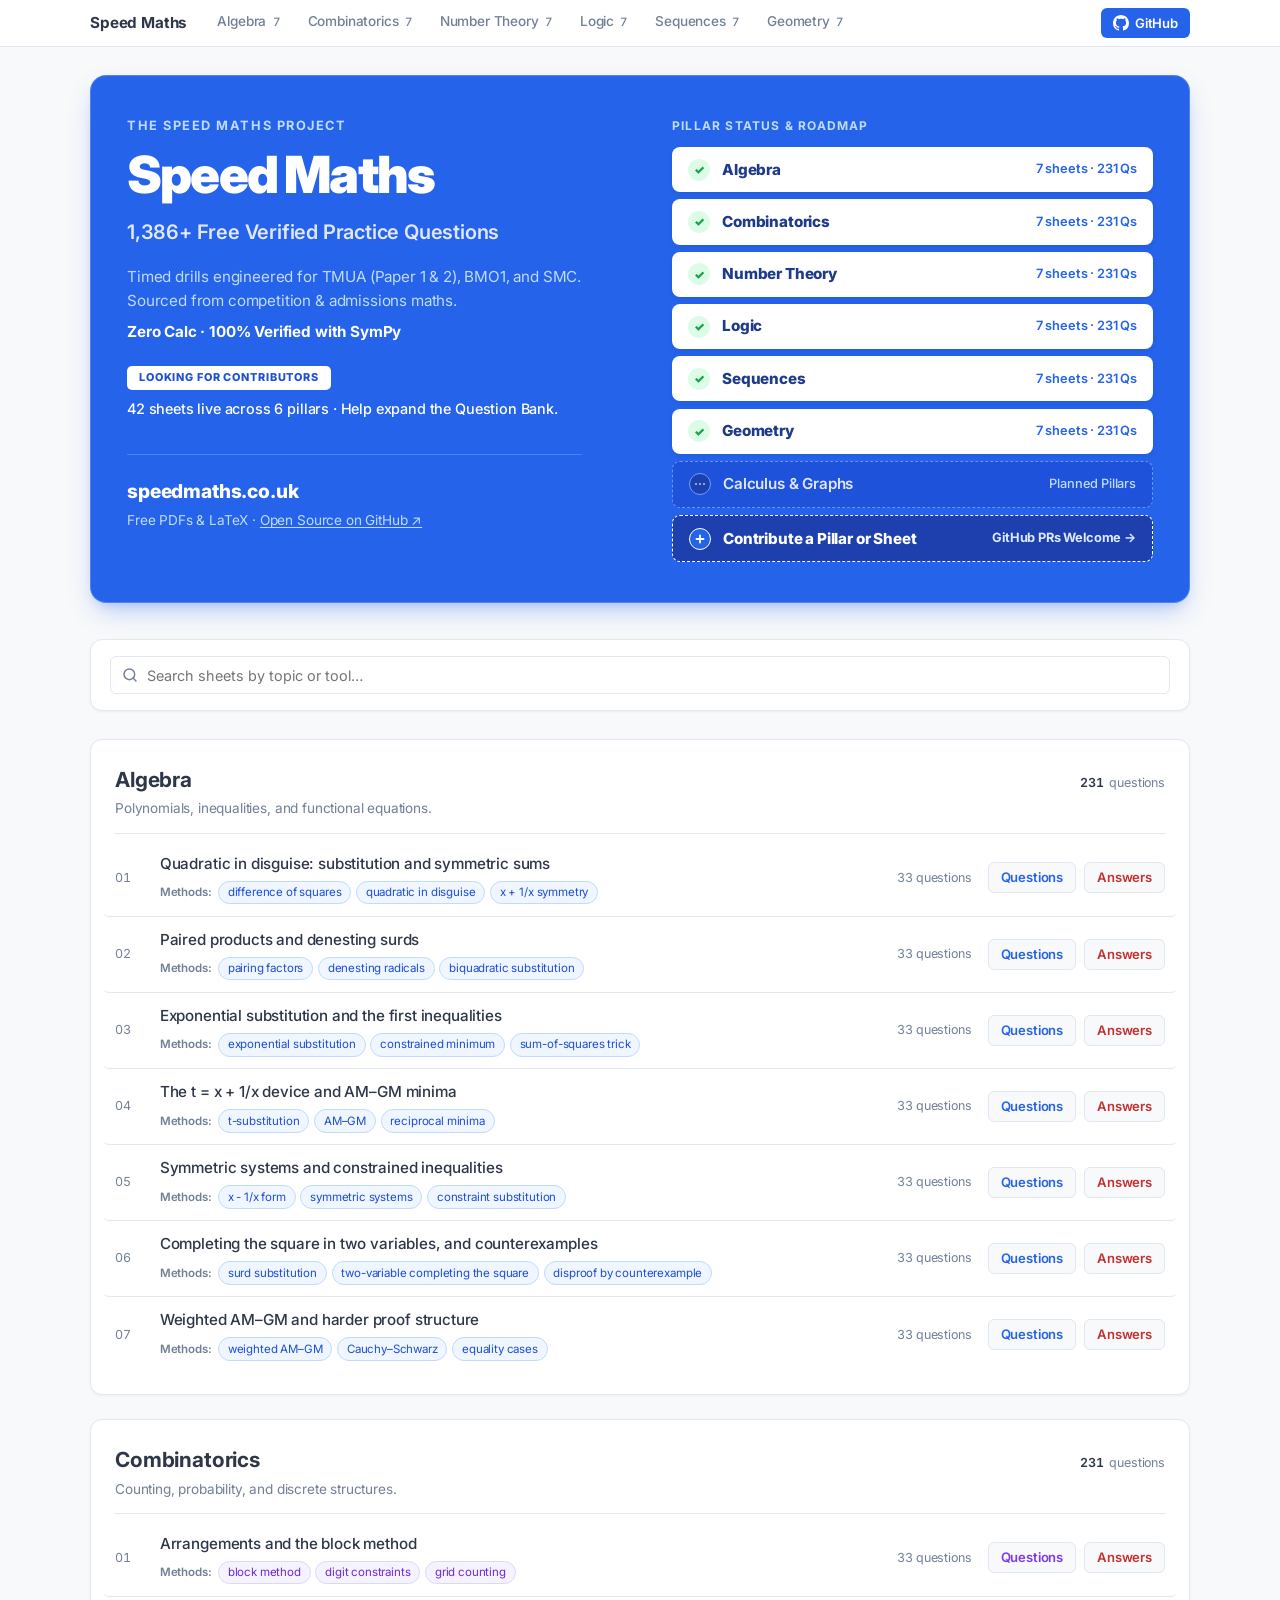
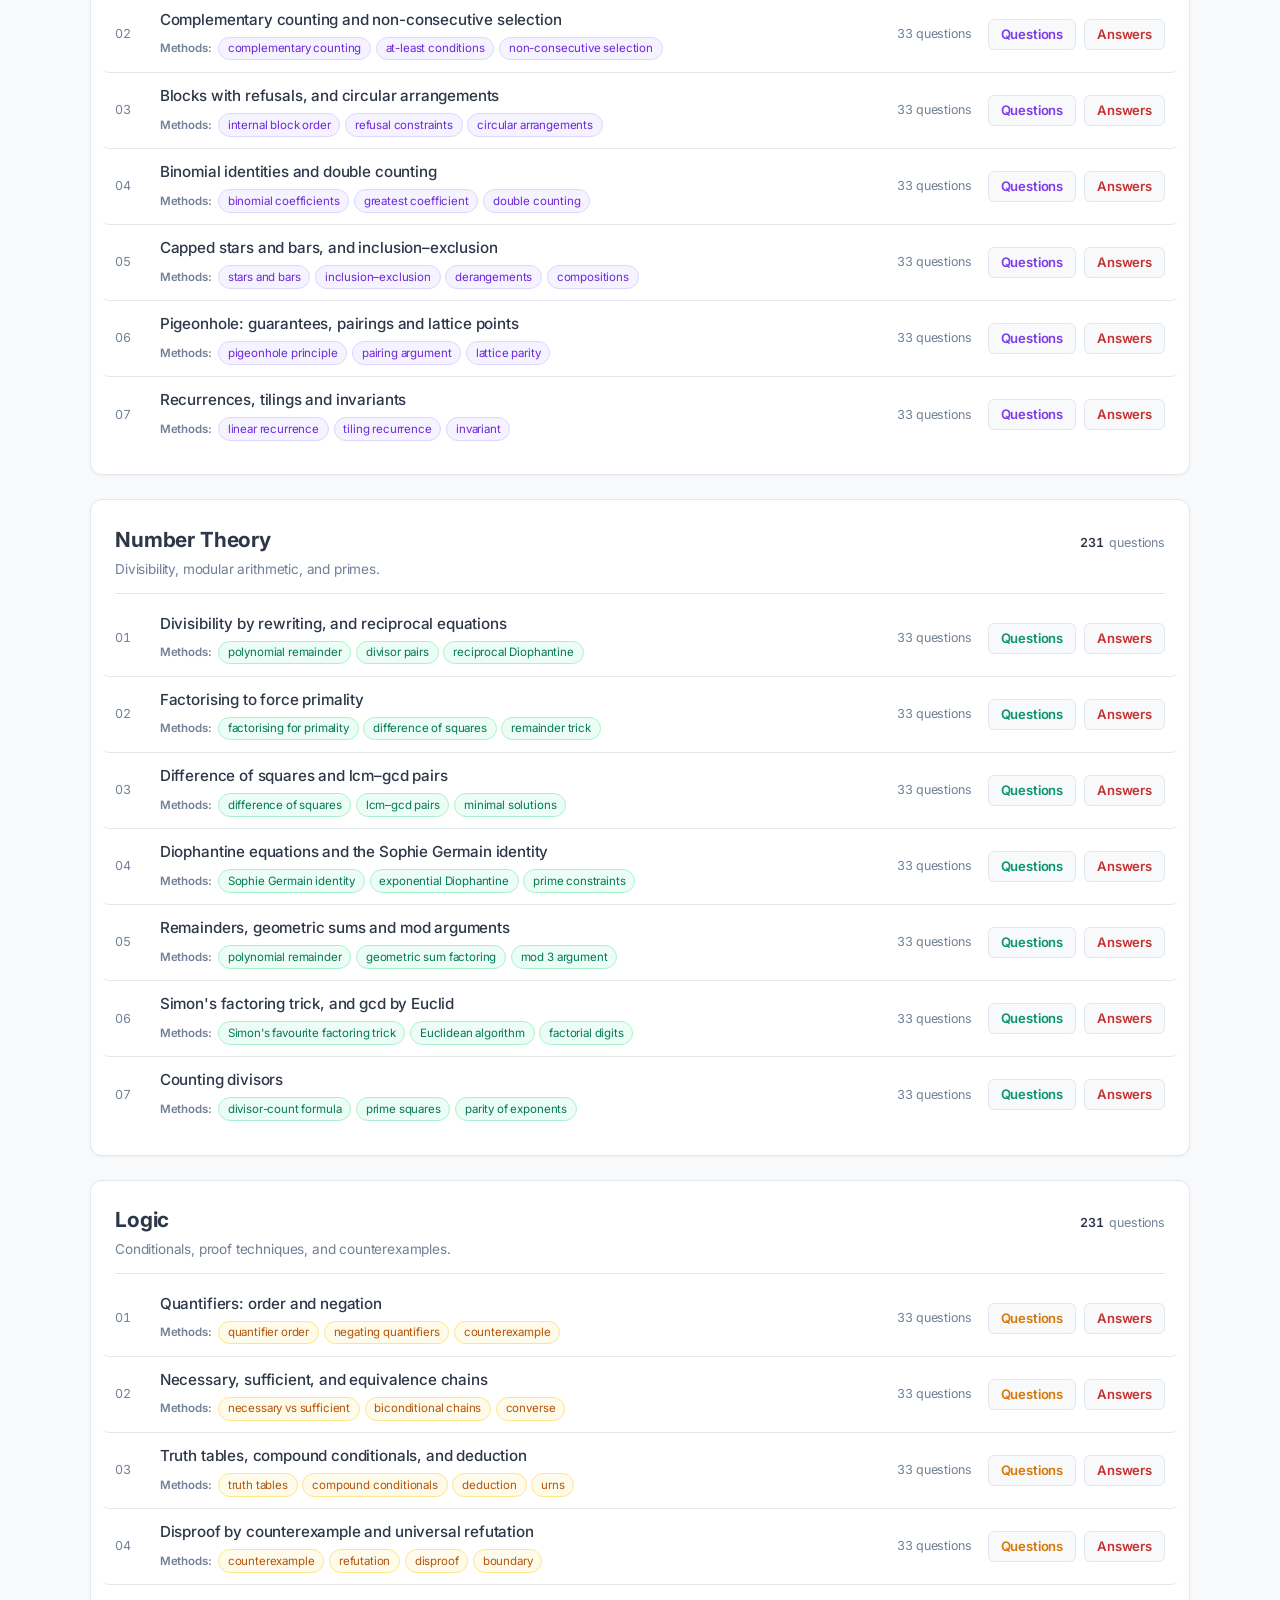
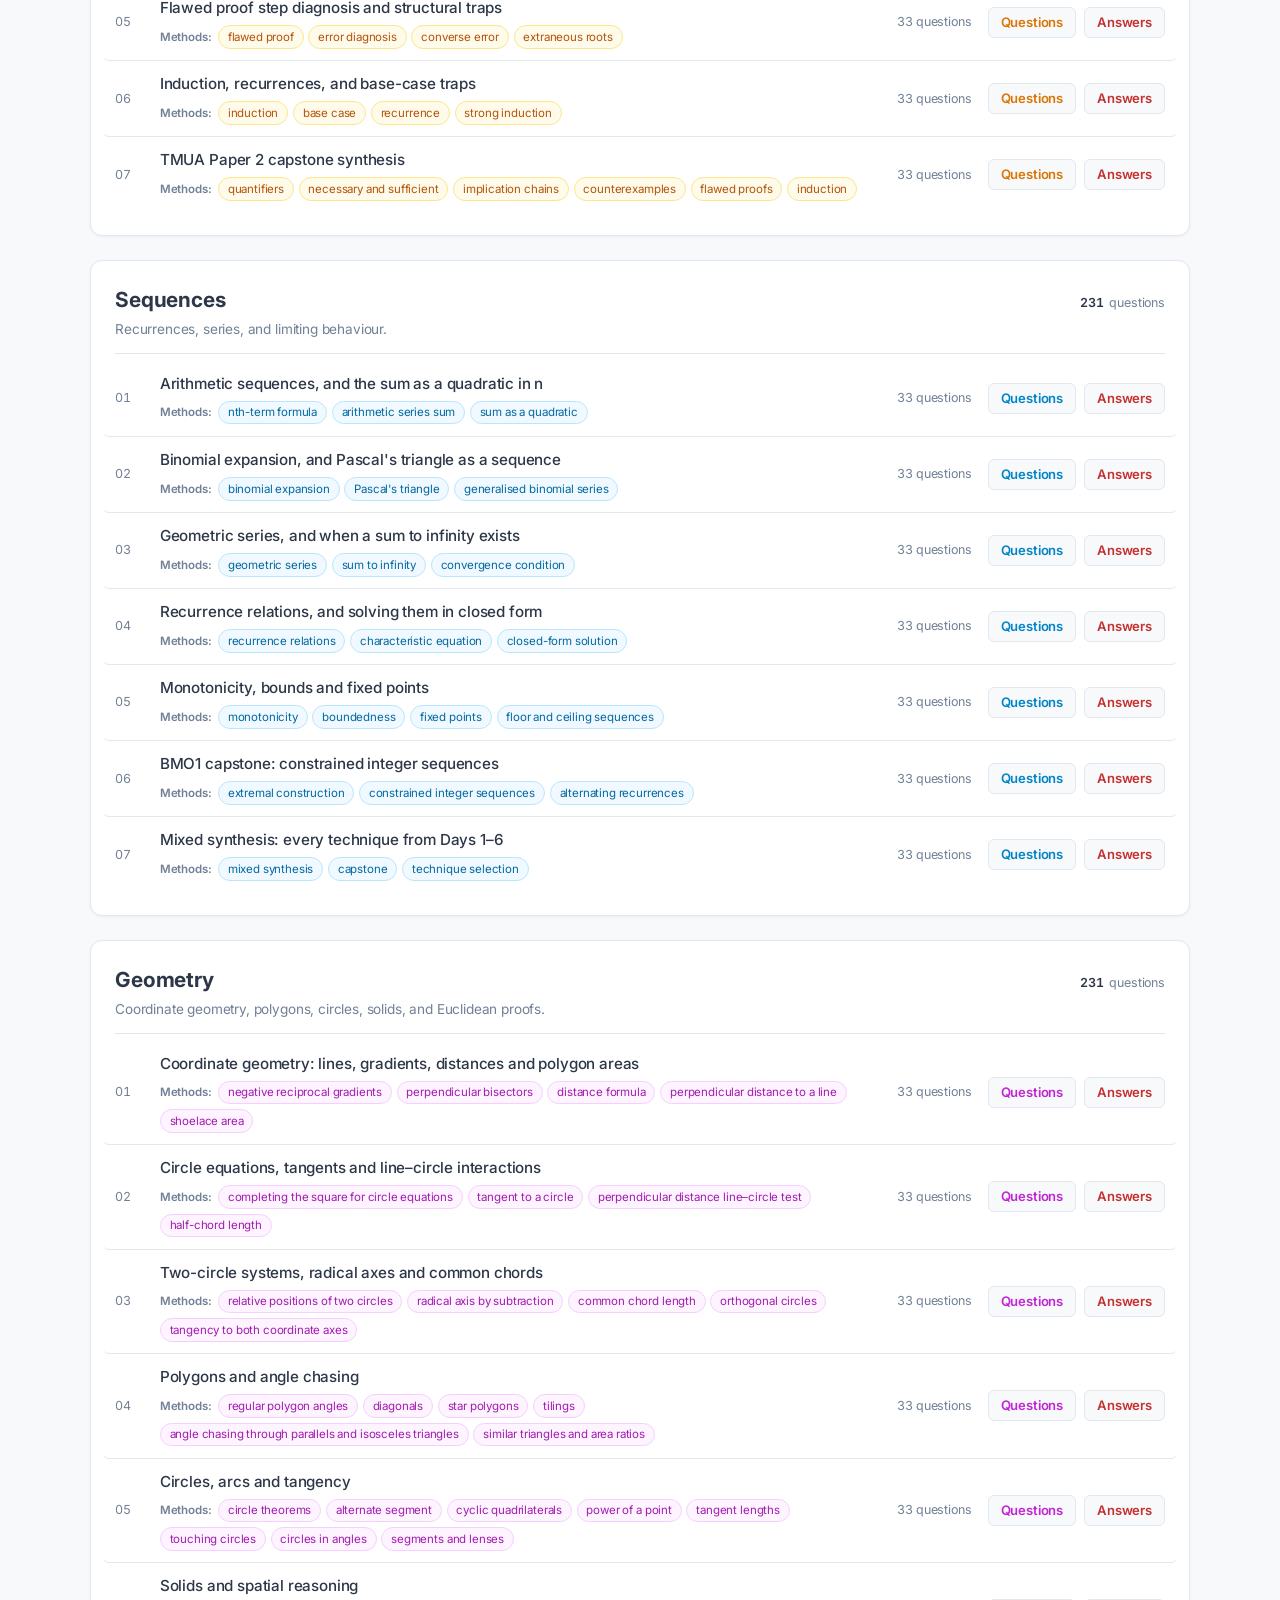
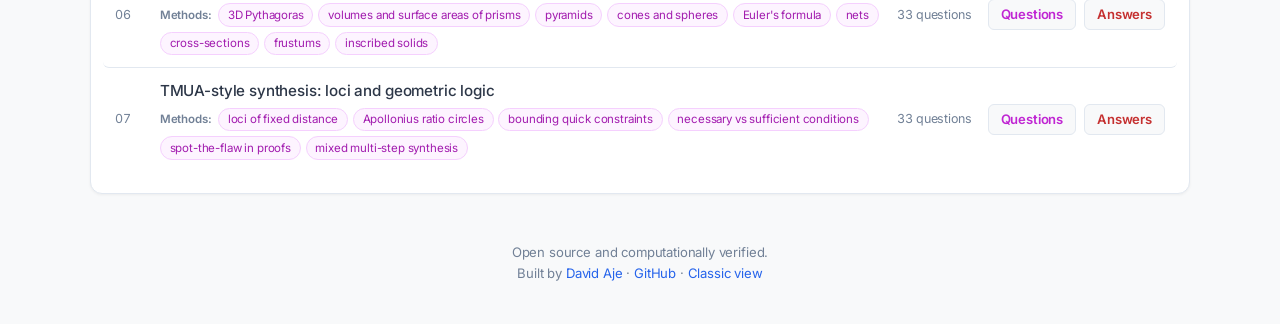
<file: index.html>
<!DOCTYPE html>
<html lang="en">
<head>
    <meta charset="UTF-8">
    <meta name="viewport" content="width=device-width, initial-scale=1.0">
    <title>Speed Maths | Free TMUA, SMC & BMO1 Practice Questions</title>
    <meta name="description" content="Computationally verified worksheets and practice questions for UK university maths admissions tests (TMUA, SMC, BMO1).">
    <link rel="canonical" href="https://speedmaths.co.uk/">
    <meta property="og:title" content="Speed Maths | Free TMUA, SMC & BMO1 Practice">
    <meta property="og:description" content="1,000+ computationally verified practice questions for UK university maths admissions.">
    <meta property="og:type" content="website">
    <meta property="og:url" content="https://speedmaths.co.uk/">
    <meta property="og:image" content="https://speedmaths.co.uk/social-preview.png">
    <meta name="twitter:card" content="summary_large_image">
    <meta name="twitter:image" content="https://speedmaths.co.uk/social-preview.png">
    <link rel="icon" href="favicon.ico" sizes="48x48">
    <link rel="icon" href="favicon.svg" type="image/svg+xml">
    <link rel="preconnect" href="https://fonts.googleapis.com">
    <link rel="preconnect" href="https://fonts.gstatic.com" crossorigin>
    <link href="https://fonts.googleapis.com/css2?family=Inter:wght@400;500;600;700&display=swap" rel="stylesheet">
    <link rel="stylesheet" href="tokens.css">
    <link rel="stylesheet" href="archive.css">
</head>
<body>
    <nav class="topbar">
        <div class="topbar-inner">
            <span class="brand">Speed Maths</span>
            <div class="site-nav">
                <a href="#algebra">Algebra<span class="count">7</span></a>
<a href="#combinatorics">Combinatorics<span class="count">7</span></a>
<a href="#number-theory">Number Theory<span class="count">7</span></a>
<a href="#logic">Logic<span class="count">7</span></a>
<a href="#sequences">Sequences<span class="count">7</span></a>
<a href="#geometry">Geometry<span class="count">7</span></a>
            </div>
            <div class="nav-right">
                <a href="https://github.com/The-CerealDev/speed-maths" class="github-link"
                   target="_blank" rel="noopener noreferrer">
                    <svg height="16" width="16" aria-hidden="true" viewBox="0 0 16 16" version="1.1">
                        <path fill="currentColor" d="M8 0c4.42 0 8 3.58 8 8a8.013 8.013 0 0 1-5.45 7.59c-.4.08-.55-.17-.55-.38 0-.27.01-1.13.01-2.2 0-.75-.25-1.23-.54-1.48 1.78-.2 3.65-.88 3.65-3.95 0-.88-.31-1.59-.82-2.15.08-.2.36-1.02-.08-2.12 0 0-.67-.22-2.2.82-.64-.18-1.32-.27-2-.27-.68 0-1.36.09-2 .27-1.53-1.03-2.2-.82-2.2-.82-.44 1.1-.16 1.92-.08 2.12-.51.56-.82 1.28-.82 2.15 0 3.06 1.86 3.75 3.64 3.95-.23.2-.44.55-.51 1.07-.46.21-1.61.55-2.33-.66-.15-.24-.6-.83-1.23-.82-.67.01-.27.38.01.53.34.19.73.9.82 1.13.16.45.68 1.31 2.69.94 0 .67.01 1.3.01 1.49 0 .21-.15.45-.55.38A7.995 7.995 0 0 1 0 8c0-4.42 3.58-8 8-8Z"></path>
                    </svg>
                    <span class="github-text">GitHub</span>
                </a>
            </div>
        </div>
    </nav>

    <main class="container">
        <!-- Hero Status & Roadmap Board -->
        <section class="hero-status-board" aria-label="Curriculum Status and Community Roadmap">
            <div class="hsb-left">
                <span class="hsb-eyebrow">The Speed Maths Project</span>
                <h1 class="hsb-title">Speed Maths</h1>
                <p class="hsb-subtitle">1,386+ Free Verified Practice Questions</p>
                <div class="hsb-desc">
                    <p>Timed drills engineered for TMUA (Paper 1 &amp; 2), BMO1, and SMC. Sourced from competition &amp; admissions maths.</p>
                    <span class="hsb-desc-highlight">Zero Calc &middot; 100% Verified with SymPy</span>
                </div>

                <div class="hsb-contributor-box">
                    <span class="hsb-badge">Looking for Contributors</span>
                    <p class="hsb-contributor-text">42 sheets live across 6 pillars &middot; Help expand the Question Bank.</p>
                </div>

                <div class="hsb-footer-divider"></div>
                <div class="hsb-footer-links">
                    <span class="hsb-footer-domain">speedmaths.co.uk</span>
                    <span>Free PDFs &amp; LaTeX &middot; <a href="https://github.com/The-CerealDev/speed-maths" target="_blank" rel="noopener noreferrer">Open Source on GitHub &nearr;</a></span>
                </div>
            </div>

            <div class="hsb-right">
                <div class="hsb-board-header">Pillar Status &amp; Roadmap</div>
                <div class="hsb-cards">
                    <a href="#algebra" class="hsb-card live">
                        <div class="hsb-card-left">
                            <span class="hsb-icon-circle">&check;</span>
                            <span class="hsb-card-name">Algebra</span>
                        </div>
                        <span class="hsb-card-stat">7 sheets &middot; 231 Qs</span>
                    </a>
                    <a href="#combinatorics" class="hsb-card live">
                        <div class="hsb-card-left">
                            <span class="hsb-icon-circle">&check;</span>
                            <span class="hsb-card-name">Combinatorics</span>
                        </div>
                        <span class="hsb-card-stat">7 sheets &middot; 231 Qs</span>
                    </a>
                    <a href="#number-theory" class="hsb-card live">
                        <div class="hsb-card-left">
                            <span class="hsb-icon-circle">&check;</span>
                            <span class="hsb-card-name">Number Theory</span>
                        </div>
                        <span class="hsb-card-stat">7 sheets &middot; 231 Qs</span>
                    </a>
                    <a href="#logic" class="hsb-card live">
                        <div class="hsb-card-left">
                            <span class="hsb-icon-circle">&check;</span>
                            <span class="hsb-card-name">Logic</span>
                        </div>
                        <span class="hsb-card-stat">7 sheets &middot; 231 Qs</span>
                    </a>
                    <a href="#sequences" class="hsb-card live">
                        <div class="hsb-card-left">
                            <span class="hsb-icon-circle">&check;</span>
                            <span class="hsb-card-name">Sequences</span>
                        </div>
                        <span class="hsb-card-stat">7 sheets &middot; 231 Qs</span>
                    </a>
                    <a href="#geometry" class="hsb-card live">
                        <div class="hsb-card-left">
                            <span class="hsb-icon-circle">&check;</span>
                            <span class="hsb-card-name">Geometry</span>
                        </div>
                        <span class="hsb-card-stat">7 sheets &middot; 231 Qs</span>
                    </a>
                    <div class="hsb-card planned">
                        <div class="hsb-card-left">
                            <span class="hsb-icon-circle" aria-hidden="true">
                                <svg width="12" height="12" viewBox="0 0 12 12" fill="currentColor">
                                    <circle cx="2" cy="6" r="1.1"/>
                                    <circle cx="6" cy="6" r="1.1"/>
                                    <circle cx="10" cy="6" r="1.1"/>
                                </svg>
                            </span>
                            <span class="hsb-card-name">Calculus &amp; Graphs</span>
                        </div>
                        <span class="hsb-card-stat">Planned Pillars</span>
                    </div>

                    <a href="https://github.com/The-CerealDev/speed-maths" class="hsb-card cta" target="_blank" rel="noopener noreferrer">
                        <div class="hsb-card-left">
                            <span class="hsb-icon-circle" aria-hidden="true">
                                <svg width="12" height="12" viewBox="0 0 12 12" fill="none" stroke="currentColor" stroke-width="1.8" stroke-linecap="round">
                                    <path d="M6 2.5v7M2.5 6h7"/>
                                </svg>
                            </span>
                            <span class="hsb-card-name"><span class="cta-full">Contribute a Pillar or Sheet</span><span class="cta-short">Contribute</span></span>
                        </div>
                        <span class="hsb-card-stat"><span class="cta-full">GitHub PRs Welcome &rarr;</span><span class="cta-short">PRs Welcome &rarr;</span></span>
                    </a>
                </div>
            </div>
        </section>

        <div class="filter-bar">
            <div class="search">
                <svg class="search-ic" width="16" height="16" viewBox="0 0 24 24" fill="none" stroke="currentColor" stroke-width="2.2" stroke-linecap="round" stroke-linejoin="round" aria-hidden="true">
                    <circle cx="11" cy="11" r="8"></circle>
                    <line x1="21" y1="21" x2="16.65" y2="16.65"></line>
                </svg>
                <input id="q" type="search" autocomplete="off"
                       placeholder="Search sheets by topic or tool&hellip;"
                       aria-label="Search sheets">
            </div>
        </div>

        
      <section class="pillar pillar--algebra" id="algebra">
        <div class="pillar-head">
          <div>
            <h2>Algebra</h2>
            <p class="pillar-desc">Polynomials, inequalities, and functional equations.</p>
          </div>
          <span class="stats"><b>231</b> questions</span>
        </div>
        <ul class="sheet-list">
          <li class="sheet-row">
            <span class="sheet-num">01</span>
            <span class="sheet-body">
              <span class="sheet-name">Quadratic in disguise: substitution and symmetric sums</span>
              <span class="tools"><span class="tools-label">Methods:</span><span class="tool">difference of squares</span><span class="tool">quadratic in disguise</span><span class="tool">x + 1/x symmetry</span></span>
            </span>
            <span class="qcount">33 questions</span>
            <span class="links">
              <a href="algebra/sheets/sheet01-speed.pdf" class="pdf-link" target="_blank">Questions</a>
              <a href="algebra/answers/ans01.pdf" class="pdf-link ans" target="_blank">Answers</a>
            </span>
          </li>

          <li class="sheet-row">
            <span class="sheet-num">02</span>
            <span class="sheet-body">
              <span class="sheet-name">Paired products and denesting surds</span>
              <span class="tools"><span class="tools-label">Methods:</span><span class="tool">pairing factors</span><span class="tool">denesting radicals</span><span class="tool">biquadratic substitution</span></span>
            </span>
            <span class="qcount">33 questions</span>
            <span class="links">
              <a href="algebra/sheets/sheet02-speed.pdf" class="pdf-link" target="_blank">Questions</a>
              <a href="algebra/answers/ans02.pdf" class="pdf-link ans" target="_blank">Answers</a>
            </span>
          </li>

          <li class="sheet-row">
            <span class="sheet-num">03</span>
            <span class="sheet-body">
              <span class="sheet-name">Exponential substitution and the first inequalities</span>
              <span class="tools"><span class="tools-label">Methods:</span><span class="tool">exponential substitution</span><span class="tool">constrained minimum</span><span class="tool">sum-of-squares trick</span></span>
            </span>
            <span class="qcount">33 questions</span>
            <span class="links">
              <a href="algebra/sheets/sheet03-speed.pdf" class="pdf-link" target="_blank">Questions</a>
              <a href="algebra/answers/ans03.pdf" class="pdf-link ans" target="_blank">Answers</a>
            </span>
          </li>

          <li class="sheet-row">
            <span class="sheet-num">04</span>
            <span class="sheet-body">
              <span class="sheet-name">The t = x + 1/x device and AM–GM minima</span>
              <span class="tools"><span class="tools-label">Methods:</span><span class="tool">t-substitution</span><span class="tool">AM–GM</span><span class="tool">reciprocal minima</span></span>
            </span>
            <span class="qcount">33 questions</span>
            <span class="links">
              <a href="algebra/sheets/sheet04-speed.pdf" class="pdf-link" target="_blank">Questions</a>
              <a href="algebra/answers/ans04.pdf" class="pdf-link ans" target="_blank">Answers</a>
            </span>
          </li>

          <li class="sheet-row">
            <span class="sheet-num">05</span>
            <span class="sheet-body">
              <span class="sheet-name">Symmetric systems and constrained inequalities</span>
              <span class="tools"><span class="tools-label">Methods:</span><span class="tool">x - 1/x form</span><span class="tool">symmetric systems</span><span class="tool">constraint substitution</span></span>
            </span>
            <span class="qcount">33 questions</span>
            <span class="links">
              <a href="algebra/sheets/sheet05-speed.pdf" class="pdf-link" target="_blank">Questions</a>
              <a href="algebra/answers/ans05.pdf" class="pdf-link ans" target="_blank">Answers</a>
            </span>
          </li>

          <li class="sheet-row">
            <span class="sheet-num">06</span>
            <span class="sheet-body">
              <span class="sheet-name">Completing the square in two variables, and counterexamples</span>
              <span class="tools"><span class="tools-label">Methods:</span><span class="tool">surd substitution</span><span class="tool">two-variable completing the square</span><span class="tool">disproof by counterexample</span></span>
            </span>
            <span class="qcount">33 questions</span>
            <span class="links">
              <a href="algebra/sheets/sheet06-speed.pdf" class="pdf-link" target="_blank">Questions</a>
              <a href="algebra/answers/ans06.pdf" class="pdf-link ans" target="_blank">Answers</a>
            </span>
          </li>

          <li class="sheet-row">
            <span class="sheet-num">07</span>
            <span class="sheet-body">
              <span class="sheet-name">Weighted AM–GM and harder proof structure</span>
              <span class="tools"><span class="tools-label">Methods:</span><span class="tool">weighted AM–GM</span><span class="tool">Cauchy–Schwarz</span><span class="tool">equality cases</span></span>
            </span>
            <span class="qcount">33 questions</span>
            <span class="links">
              <a href="algebra/sheets/sheet07-speed.pdf" class="pdf-link" target="_blank">Questions</a>
              <a href="algebra/answers/ans07.pdf" class="pdf-link ans" target="_blank">Answers</a>
            </span>
          </li></ul>
      </section>

      <section class="pillar pillar--combinatorics" id="combinatorics">
        <div class="pillar-head">
          <div>
            <h2>Combinatorics</h2>
            <p class="pillar-desc">Counting, probability, and discrete structures.</p>
          </div>
          <span class="stats"><b>231</b> questions</span>
        </div>
        <ul class="sheet-list">
          <li class="sheet-row">
            <span class="sheet-num">01</span>
            <span class="sheet-body">
              <span class="sheet-name">Arrangements and the block method</span>
              <span class="tools"><span class="tools-label">Methods:</span><span class="tool">block method</span><span class="tool">digit constraints</span><span class="tool">grid counting</span></span>
            </span>
            <span class="qcount">33 questions</span>
            <span class="links">
              <a href="combinatorics/sheets/sheet01-speed.pdf" class="pdf-link" target="_blank">Questions</a>
              <a href="combinatorics/answers/ans01.pdf" class="pdf-link ans" target="_blank">Answers</a>
            </span>
          </li>

          <li class="sheet-row">
            <span class="sheet-num">02</span>
            <span class="sheet-body">
              <span class="sheet-name">Complementary counting and non-consecutive selection</span>
              <span class="tools"><span class="tools-label">Methods:</span><span class="tool">complementary counting</span><span class="tool">at-least conditions</span><span class="tool">non-consecutive selection</span></span>
            </span>
            <span class="qcount">33 questions</span>
            <span class="links">
              <a href="combinatorics/sheets/sheet02-speed.pdf" class="pdf-link" target="_blank">Questions</a>
              <a href="combinatorics/answers/ans02.pdf" class="pdf-link ans" target="_blank">Answers</a>
            </span>
          </li>

          <li class="sheet-row">
            <span class="sheet-num">03</span>
            <span class="sheet-body">
              <span class="sheet-name">Blocks with refusals, and circular arrangements</span>
              <span class="tools"><span class="tools-label">Methods:</span><span class="tool">internal block order</span><span class="tool">refusal constraints</span><span class="tool">circular arrangements</span></span>
            </span>
            <span class="qcount">33 questions</span>
            <span class="links">
              <a href="combinatorics/sheets/sheet03-speed.pdf" class="pdf-link" target="_blank">Questions</a>
              <a href="combinatorics/answers/ans03.pdf" class="pdf-link ans" target="_blank">Answers</a>
            </span>
          </li>

          <li class="sheet-row">
            <span class="sheet-num">04</span>
            <span class="sheet-body">
              <span class="sheet-name">Binomial identities and double counting</span>
              <span class="tools"><span class="tools-label">Methods:</span><span class="tool">binomial coefficients</span><span class="tool">greatest coefficient</span><span class="tool">double counting</span></span>
            </span>
            <span class="qcount">33 questions</span>
            <span class="links">
              <a href="combinatorics/sheets/sheet04-speed.pdf" class="pdf-link" target="_blank">Questions</a>
              <a href="combinatorics/answers/ans04.pdf" class="pdf-link ans" target="_blank">Answers</a>
            </span>
          </li>

          <li class="sheet-row">
            <span class="sheet-num">05</span>
            <span class="sheet-body">
              <span class="sheet-name">Capped stars and bars, and inclusion–exclusion</span>
              <span class="tools"><span class="tools-label">Methods:</span><span class="tool">stars and bars</span><span class="tool">inclusion–exclusion</span><span class="tool">derangements</span><span class="tool">compositions</span></span>
            </span>
            <span class="qcount">33 questions</span>
            <span class="links">
              <a href="combinatorics/sheets/sheet05-speed.pdf" class="pdf-link" target="_blank">Questions</a>
              <a href="combinatorics/answers/ans05.pdf" class="pdf-link ans" target="_blank">Answers</a>
            </span>
          </li>

          <li class="sheet-row">
            <span class="sheet-num">06</span>
            <span class="sheet-body">
              <span class="sheet-name">Pigeonhole: guarantees, pairings and lattice points</span>
              <span class="tools"><span class="tools-label">Methods:</span><span class="tool">pigeonhole principle</span><span class="tool">pairing argument</span><span class="tool">lattice parity</span></span>
            </span>
            <span class="qcount">33 questions</span>
            <span class="links">
              <a href="combinatorics/sheets/sheet06-speed.pdf" class="pdf-link" target="_blank">Questions</a>
              <a href="combinatorics/answers/ans06.pdf" class="pdf-link ans" target="_blank">Answers</a>
            </span>
          </li>

          <li class="sheet-row">
            <span class="sheet-num">07</span>
            <span class="sheet-body">
              <span class="sheet-name">Recurrences, tilings and invariants</span>
              <span class="tools"><span class="tools-label">Methods:</span><span class="tool">linear recurrence</span><span class="tool">tiling recurrence</span><span class="tool">invariant</span></span>
            </span>
            <span class="qcount">33 questions</span>
            <span class="links">
              <a href="combinatorics/sheets/sheet07-speed.pdf" class="pdf-link" target="_blank">Questions</a>
              <a href="combinatorics/answers/ans07.pdf" class="pdf-link ans" target="_blank">Answers</a>
            </span>
          </li></ul>
      </section>

      <section class="pillar pillar--number-theory" id="number-theory">
        <div class="pillar-head">
          <div>
            <h2>Number Theory</h2>
            <p class="pillar-desc">Divisibility, modular arithmetic, and primes.</p>
          </div>
          <span class="stats"><b>231</b> questions</span>
        </div>
        <ul class="sheet-list">
          <li class="sheet-row">
            <span class="sheet-num">01</span>
            <span class="sheet-body">
              <span class="sheet-name">Divisibility by rewriting, and reciprocal equations</span>
              <span class="tools"><span class="tools-label">Methods:</span><span class="tool">polynomial remainder</span><span class="tool">divisor pairs</span><span class="tool">reciprocal Diophantine</span></span>
            </span>
            <span class="qcount">33 questions</span>
            <span class="links">
              <a href="number-theory/sheets/sheet01-speed.pdf" class="pdf-link" target="_blank">Questions</a>
              <a href="number-theory/answers/ans01.pdf" class="pdf-link ans" target="_blank">Answers</a>
            </span>
          </li>

          <li class="sheet-row">
            <span class="sheet-num">02</span>
            <span class="sheet-body">
              <span class="sheet-name">Factorising to force primality</span>
              <span class="tools"><span class="tools-label">Methods:</span><span class="tool">factorising for primality</span><span class="tool">difference of squares</span><span class="tool">remainder trick</span></span>
            </span>
            <span class="qcount">33 questions</span>
            <span class="links">
              <a href="number-theory/sheets/sheet02-speed.pdf" class="pdf-link" target="_blank">Questions</a>
              <a href="number-theory/answers/ans02.pdf" class="pdf-link ans" target="_blank">Answers</a>
            </span>
          </li>

          <li class="sheet-row">
            <span class="sheet-num">03</span>
            <span class="sheet-body">
              <span class="sheet-name">Difference of squares and lcm–gcd pairs</span>
              <span class="tools"><span class="tools-label">Methods:</span><span class="tool">difference of squares</span><span class="tool">lcm–gcd pairs</span><span class="tool">minimal solutions</span></span>
            </span>
            <span class="qcount">33 questions</span>
            <span class="links">
              <a href="number-theory/sheets/sheet03-speed.pdf" class="pdf-link" target="_blank">Questions</a>
              <a href="number-theory/answers/ans03.pdf" class="pdf-link ans" target="_blank">Answers</a>
            </span>
          </li>

          <li class="sheet-row">
            <span class="sheet-num">04</span>
            <span class="sheet-body">
              <span class="sheet-name">Diophantine equations and the Sophie Germain identity</span>
              <span class="tools"><span class="tools-label">Methods:</span><span class="tool">Sophie Germain identity</span><span class="tool">exponential Diophantine</span><span class="tool">prime constraints</span></span>
            </span>
            <span class="qcount">33 questions</span>
            <span class="links">
              <a href="number-theory/sheets/sheet04-speed.pdf" class="pdf-link" target="_blank">Questions</a>
              <a href="number-theory/answers/ans04.pdf" class="pdf-link ans" target="_blank">Answers</a>
            </span>
          </li>

          <li class="sheet-row">
            <span class="sheet-num">05</span>
            <span class="sheet-body">
              <span class="sheet-name">Remainders, geometric sums and mod arguments</span>
              <span class="tools"><span class="tools-label">Methods:</span><span class="tool">polynomial remainder</span><span class="tool">geometric sum factoring</span><span class="tool">mod 3 argument</span></span>
            </span>
            <span class="qcount">33 questions</span>
            <span class="links">
              <a href="number-theory/sheets/sheet05-speed.pdf" class="pdf-link" target="_blank">Questions</a>
              <a href="number-theory/answers/ans05.pdf" class="pdf-link ans" target="_blank">Answers</a>
            </span>
          </li>

          <li class="sheet-row">
            <span class="sheet-num">06</span>
            <span class="sheet-body">
              <span class="sheet-name">Simon's factoring trick, and gcd by Euclid</span>
              <span class="tools"><span class="tools-label">Methods:</span><span class="tool">Simon's favourite factoring trick</span><span class="tool">Euclidean algorithm</span><span class="tool">factorial digits</span></span>
            </span>
            <span class="qcount">33 questions</span>
            <span class="links">
              <a href="number-theory/sheets/sheet06-speed.pdf" class="pdf-link" target="_blank">Questions</a>
              <a href="number-theory/answers/ans06.pdf" class="pdf-link ans" target="_blank">Answers</a>
            </span>
          </li>

          <li class="sheet-row">
            <span class="sheet-num">07</span>
            <span class="sheet-body">
              <span class="sheet-name">Counting divisors</span>
              <span class="tools"><span class="tools-label">Methods:</span><span class="tool">divisor-count formula</span><span class="tool">prime squares</span><span class="tool">parity of exponents</span></span>
            </span>
            <span class="qcount">33 questions</span>
            <span class="links">
              <a href="number-theory/sheets/sheet07-speed.pdf" class="pdf-link" target="_blank">Questions</a>
              <a href="number-theory/answers/ans07.pdf" class="pdf-link ans" target="_blank">Answers</a>
            </span>
          </li></ul>
      </section>

      <section class="pillar pillar--logic" id="logic">
        <div class="pillar-head">
          <div>
            <h2>Logic</h2>
            <p class="pillar-desc">Conditionals, proof techniques, and counterexamples.</p>
          </div>
          <span class="stats"><b>231</b> questions</span>
        </div>
        <ul class="sheet-list">
          <li class="sheet-row">
            <span class="sheet-num">01</span>
            <span class="sheet-body">
              <span class="sheet-name">Quantifiers: order and negation</span>
              <span class="tools"><span class="tools-label">Methods:</span><span class="tool">quantifier order</span><span class="tool">negating quantifiers</span><span class="tool">counterexample</span></span>
            </span>
            <span class="qcount">33 questions</span>
            <span class="links">
              <a href="logic/sheets/sheet01-speed.pdf" class="pdf-link" target="_blank">Questions</a>
              <a href="logic/answers/ans01.pdf" class="pdf-link ans" target="_blank">Answers</a>
            </span>
          </li>

          <li class="sheet-row">
            <span class="sheet-num">02</span>
            <span class="sheet-body">
              <span class="sheet-name">Necessary, sufficient, and equivalence chains</span>
              <span class="tools"><span class="tools-label">Methods:</span><span class="tool">necessary vs sufficient</span><span class="tool">biconditional chains</span><span class="tool">converse</span></span>
            </span>
            <span class="qcount">33 questions</span>
            <span class="links">
              <a href="logic/sheets/sheet02-speed.pdf" class="pdf-link" target="_blank">Questions</a>
              <a href="logic/answers/ans02.pdf" class="pdf-link ans" target="_blank">Answers</a>
            </span>
          </li>

          <li class="sheet-row">
            <span class="sheet-num">03</span>
            <span class="sheet-body">
              <span class="sheet-name">Truth tables, compound conditionals, and deduction</span>
              <span class="tools"><span class="tools-label">Methods:</span><span class="tool">truth tables</span><span class="tool">compound conditionals</span><span class="tool">deduction</span><span class="tool">urns</span></span>
            </span>
            <span class="qcount">33 questions</span>
            <span class="links">
              <a href="logic/sheets/sheet03-speed.pdf" class="pdf-link" target="_blank">Questions</a>
              <a href="logic/answers/ans03.pdf" class="pdf-link ans" target="_blank">Answers</a>
            </span>
          </li>

          <li class="sheet-row">
            <span class="sheet-num">04</span>
            <span class="sheet-body">
              <span class="sheet-name">Disproof by counterexample and universal refutation</span>
              <span class="tools"><span class="tools-label">Methods:</span><span class="tool">counterexample</span><span class="tool">refutation</span><span class="tool">disproof</span><span class="tool">boundary</span></span>
            </span>
            <span class="qcount">33 questions</span>
            <span class="links">
              <a href="logic/sheets/sheet04-speed.pdf" class="pdf-link" target="_blank">Questions</a>
              <a href="logic/answers/ans04.pdf" class="pdf-link ans" target="_blank">Answers</a>
            </span>
          </li>

          <li class="sheet-row">
            <span class="sheet-num">05</span>
            <span class="sheet-body">
              <span class="sheet-name">Flawed proof step diagnosis and structural traps</span>
              <span class="tools"><span class="tools-label">Methods:</span><span class="tool">flawed proof</span><span class="tool">error diagnosis</span><span class="tool">converse error</span><span class="tool">extraneous roots</span></span>
            </span>
            <span class="qcount">33 questions</span>
            <span class="links">
              <a href="logic/sheets/sheet05-speed.pdf" class="pdf-link" target="_blank">Questions</a>
              <a href="logic/answers/ans05.pdf" class="pdf-link ans" target="_blank">Answers</a>
            </span>
          </li>

          <li class="sheet-row">
            <span class="sheet-num">06</span>
            <span class="sheet-body">
              <span class="sheet-name">Induction, recurrences, and base-case traps</span>
              <span class="tools"><span class="tools-label">Methods:</span><span class="tool">induction</span><span class="tool">base case</span><span class="tool">recurrence</span><span class="tool">strong induction</span></span>
            </span>
            <span class="qcount">33 questions</span>
            <span class="links">
              <a href="logic/sheets/sheet06-speed.pdf" class="pdf-link" target="_blank">Questions</a>
              <a href="logic/answers/ans06.pdf" class="pdf-link ans" target="_blank">Answers</a>
            </span>
          </li>

          <li class="sheet-row">
            <span class="sheet-num">07</span>
            <span class="sheet-body">
              <span class="sheet-name">TMUA Paper 2 capstone synthesis</span>
              <span class="tools"><span class="tools-label">Methods:</span><span class="tool">quantifiers</span><span class="tool">necessary and sufficient</span><span class="tool">implication chains</span><span class="tool">counterexamples</span><span class="tool">flawed proofs</span><span class="tool">induction</span></span>
            </span>
            <span class="qcount">33 questions</span>
            <span class="links">
              <a href="logic/sheets/sheet07-speed.pdf" class="pdf-link" target="_blank">Questions</a>
              <a href="logic/answers/ans07.pdf" class="pdf-link ans" target="_blank">Answers</a>
            </span>
          </li></ul>
      </section>

      <section class="pillar pillar--sequences" id="sequences">
        <div class="pillar-head">
          <div>
            <h2>Sequences</h2>
            <p class="pillar-desc">Recurrences, series, and limiting behaviour.</p>
          </div>
          <span class="stats"><b>231</b> questions</span>
        </div>
        <ul class="sheet-list">
          <li class="sheet-row">
            <span class="sheet-num">01</span>
            <span class="sheet-body">
              <span class="sheet-name">Arithmetic sequences, and the sum as a quadratic in n</span>
              <span class="tools"><span class="tools-label">Methods:</span><span class="tool">nth-term formula</span><span class="tool">arithmetic series sum</span><span class="tool">sum as a quadratic</span></span>
            </span>
            <span class="qcount">33 questions</span>
            <span class="links">
              <a href="sequences/sheets/sheet01-speed.pdf" class="pdf-link" target="_blank">Questions</a>
              <a href="sequences/answers/ans01.pdf" class="pdf-link ans" target="_blank">Answers</a>
            </span>
          </li>

          <li class="sheet-row">
            <span class="sheet-num">02</span>
            <span class="sheet-body">
              <span class="sheet-name">Binomial expansion, and Pascal's triangle as a sequence</span>
              <span class="tools"><span class="tools-label">Methods:</span><span class="tool">binomial expansion</span><span class="tool">Pascal's triangle</span><span class="tool">generalised binomial series</span></span>
            </span>
            <span class="qcount">33 questions</span>
            <span class="links">
              <a href="sequences/sheets/sheet02-speed.pdf" class="pdf-link" target="_blank">Questions</a>
              <a href="sequences/answers/ans02.pdf" class="pdf-link ans" target="_blank">Answers</a>
            </span>
          </li>

          <li class="sheet-row">
            <span class="sheet-num">03</span>
            <span class="sheet-body">
              <span class="sheet-name">Geometric series, and when a sum to infinity exists</span>
              <span class="tools"><span class="tools-label">Methods:</span><span class="tool">geometric series</span><span class="tool">sum to infinity</span><span class="tool">convergence condition</span></span>
            </span>
            <span class="qcount">33 questions</span>
            <span class="links">
              <a href="sequences/sheets/sheet03-speed.pdf" class="pdf-link" target="_blank">Questions</a>
              <a href="sequences/answers/ans03.pdf" class="pdf-link ans" target="_blank">Answers</a>
            </span>
          </li>

          <li class="sheet-row">
            <span class="sheet-num">04</span>
            <span class="sheet-body">
              <span class="sheet-name">Recurrence relations, and solving them in closed form</span>
              <span class="tools"><span class="tools-label">Methods:</span><span class="tool">recurrence relations</span><span class="tool">characteristic equation</span><span class="tool">closed-form solution</span></span>
            </span>
            <span class="qcount">33 questions</span>
            <span class="links">
              <a href="sequences/sheets/sheet04-speed.pdf" class="pdf-link" target="_blank">Questions</a>
              <a href="sequences/answers/ans04.pdf" class="pdf-link ans" target="_blank">Answers</a>
            </span>
          </li>

          <li class="sheet-row">
            <span class="sheet-num">05</span>
            <span class="sheet-body">
              <span class="sheet-name">Monotonicity, bounds and fixed points</span>
              <span class="tools"><span class="tools-label">Methods:</span><span class="tool">monotonicity</span><span class="tool">boundedness</span><span class="tool">fixed points</span><span class="tool">floor and ceiling sequences</span></span>
            </span>
            <span class="qcount">33 questions</span>
            <span class="links">
              <a href="sequences/sheets/sheet05-speed.pdf" class="pdf-link" target="_blank">Questions</a>
              <a href="sequences/answers/ans05.pdf" class="pdf-link ans" target="_blank">Answers</a>
            </span>
          </li>

          <li class="sheet-row">
            <span class="sheet-num">06</span>
            <span class="sheet-body">
              <span class="sheet-name">BMO1 capstone: constrained integer sequences</span>
              <span class="tools"><span class="tools-label">Methods:</span><span class="tool">extremal construction</span><span class="tool">constrained integer sequences</span><span class="tool">alternating recurrences</span></span>
            </span>
            <span class="qcount">33 questions</span>
            <span class="links">
              <a href="sequences/sheets/sheet06-speed.pdf" class="pdf-link" target="_blank">Questions</a>
              <a href="sequences/answers/ans06.pdf" class="pdf-link ans" target="_blank">Answers</a>
            </span>
          </li>

          <li class="sheet-row">
            <span class="sheet-num">07</span>
            <span class="sheet-body">
              <span class="sheet-name">Mixed synthesis: every technique from Days 1–6</span>
              <span class="tools"><span class="tools-label">Methods:</span><span class="tool">mixed synthesis</span><span class="tool">capstone</span><span class="tool">technique selection</span></span>
            </span>
            <span class="qcount">33 questions</span>
            <span class="links">
              <a href="sequences/sheets/sheet07-speed.pdf" class="pdf-link" target="_blank">Questions</a>
              <a href="sequences/answers/ans07.pdf" class="pdf-link ans" target="_blank">Answers</a>
            </span>
          </li></ul>
      </section>

      <section class="pillar pillar--geometry" id="geometry">
        <div class="pillar-head">
          <div>
            <h2>Geometry</h2>
            <p class="pillar-desc">Coordinate geometry, polygons, circles, solids, and Euclidean proofs.</p>
          </div>
          <span class="stats"><b>231</b> questions</span>
        </div>
        <ul class="sheet-list">
          <li class="sheet-row">
            <span class="sheet-num">01</span>
            <span class="sheet-body">
              <span class="sheet-name">Coordinate geometry: lines, gradients, distances and polygon areas</span>
              <span class="tools"><span class="tools-label">Methods:</span><span class="tool">negative reciprocal gradients</span><span class="tool">perpendicular bisectors</span><span class="tool">distance formula</span><span class="tool">perpendicular distance to a line</span><span class="tool">shoelace area</span></span>
            </span>
            <span class="qcount">33 questions</span>
            <span class="links">
              <a href="geometry/sheets/sheet01-speed.pdf" class="pdf-link" target="_blank">Questions</a>
              <a href="geometry/answers/ans01.pdf" class="pdf-link ans" target="_blank">Answers</a>
            </span>
          </li>

          <li class="sheet-row">
            <span class="sheet-num">02</span>
            <span class="sheet-body">
              <span class="sheet-name">Circle equations, tangents and line–circle interactions</span>
              <span class="tools"><span class="tools-label">Methods:</span><span class="tool">completing the square for circle equations</span><span class="tool">tangent to a circle</span><span class="tool">perpendicular distance line–circle test</span><span class="tool">half-chord length</span></span>
            </span>
            <span class="qcount">33 questions</span>
            <span class="links">
              <a href="geometry/sheets/sheet02-speed.pdf" class="pdf-link" target="_blank">Questions</a>
              <a href="geometry/answers/ans02.pdf" class="pdf-link ans" target="_blank">Answers</a>
            </span>
          </li>

          <li class="sheet-row">
            <span class="sheet-num">03</span>
            <span class="sheet-body">
              <span class="sheet-name">Two-circle systems, radical axes and common chords</span>
              <span class="tools"><span class="tools-label">Methods:</span><span class="tool">relative positions of two circles</span><span class="tool">radical axis by subtraction</span><span class="tool">common chord length</span><span class="tool">orthogonal circles</span><span class="tool">tangency to both coordinate axes</span></span>
            </span>
            <span class="qcount">33 questions</span>
            <span class="links">
              <a href="geometry/sheets/sheet03-speed.pdf" class="pdf-link" target="_blank">Questions</a>
              <a href="geometry/answers/ans03.pdf" class="pdf-link ans" target="_blank">Answers</a>
            </span>
          </li>

          <li class="sheet-row">
            <span class="sheet-num">04</span>
            <span class="sheet-body">
              <span class="sheet-name">Polygons and angle chasing</span>
              <span class="tools"><span class="tools-label">Methods:</span><span class="tool">regular polygon angles</span><span class="tool">diagonals</span><span class="tool">star polygons</span><span class="tool">tilings</span><span class="tool">angle chasing through parallels and isosceles triangles</span><span class="tool">similar triangles and area ratios</span></span>
            </span>
            <span class="qcount">33 questions</span>
            <span class="links">
              <a href="geometry/sheets/sheet04-speed.pdf" class="pdf-link" target="_blank">Questions</a>
              <a href="geometry/answers/ans04.pdf" class="pdf-link ans" target="_blank">Answers</a>
            </span>
          </li>

          <li class="sheet-row">
            <span class="sheet-num">05</span>
            <span class="sheet-body">
              <span class="sheet-name">Circles, arcs and tangency</span>
              <span class="tools"><span class="tools-label">Methods:</span><span class="tool">circle theorems</span><span class="tool">alternate segment</span><span class="tool">cyclic quadrilaterals</span><span class="tool">power of a point</span><span class="tool">tangent lengths</span><span class="tool">touching circles</span><span class="tool">circles in angles</span><span class="tool">segments and lenses</span></span>
            </span>
            <span class="qcount">33 questions</span>
            <span class="links">
              <a href="geometry/sheets/sheet05-speed.pdf" class="pdf-link" target="_blank">Questions</a>
              <a href="geometry/answers/ans05.pdf" class="pdf-link ans" target="_blank">Answers</a>
            </span>
          </li>

          <li class="sheet-row">
            <span class="sheet-num">06</span>
            <span class="sheet-body">
              <span class="sheet-name">Solids and spatial reasoning</span>
              <span class="tools"><span class="tools-label">Methods:</span><span class="tool">3D Pythagoras</span><span class="tool">volumes and surface areas of prisms</span><span class="tool">pyramids</span><span class="tool">cones and spheres</span><span class="tool">Euler's formula</span><span class="tool">nets</span><span class="tool">cross-sections</span><span class="tool">frustums</span><span class="tool">inscribed solids</span></span>
            </span>
            <span class="qcount">33 questions</span>
            <span class="links">
              <a href="geometry/sheets/sheet06-speed.pdf" class="pdf-link" target="_blank">Questions</a>
              <a href="geometry/answers/ans06.pdf" class="pdf-link ans" target="_blank">Answers</a>
            </span>
          </li>

          <li class="sheet-row">
            <span class="sheet-num">07</span>
            <span class="sheet-body">
              <span class="sheet-name">TMUA-style synthesis: loci and geometric logic</span>
              <span class="tools"><span class="tools-label">Methods:</span><span class="tool">loci of fixed distance</span><span class="tool">Apollonius ratio circles</span><span class="tool">bounding quick constraints</span><span class="tool">necessary vs sufficient conditions</span><span class="tool">spot-the-flaw in proofs</span><span class="tool">mixed multi-step synthesis</span></span>
            </span>
            <span class="qcount">33 questions</span>
            <span class="links">
              <a href="geometry/sheets/sheet07-speed.pdf" class="pdf-link" target="_blank">Questions</a>
              <a href="geometry/answers/ans07.pdf" class="pdf-link ans" target="_blank">Answers</a>
            </span>
          </li></ul>
      </section>

        <p class="no-match" id="nomatch" hidden>No sheets match that search.</p>
    </main>

    <footer>
        <div class="container">
            <p>
                Open source and computationally verified.<br>
                Built by <a href="https://linkedin.com/in/cerealdev" target="_blank" rel="noopener noreferrer">David Aje</a> &middot;
                <a href="https://github.com/The-CerealDev/speed-maths">GitHub</a>
                &middot; <a href="classic.html">Classic view</a>
            </p>
        </div>
    </footer>

<script>
// Client-side filter over what is already on the page. The archive is a static
// site with no backend, so search must work off the rendered DOM rather than an
// endpoint — which also means it keeps working with JavaScript disabled, just
// without filtering, because every sheet is present in the HTML to begin with.
(function () {
    var q = document.getElementById('q');
    var nomatch = document.getElementById('nomatch');
    var rows = Array.prototype.slice.call(document.querySelectorAll('.sheet-row'));
    var pillars = Array.prototype.slice.call(document.querySelectorAll('.pillar'));

    rows.forEach(function (r) {
        var pillarName = r.closest('.pillar').querySelector('h2').textContent;
        r.dataset.hay = (pillarName + ' ' + r.textContent).toLowerCase().replace(/\s+/g, ' ');
    });

    function apply() {
        var term = q.value.trim().toLowerCase();
        var shown = 0;
        rows.forEach(function (r) {
            var hit = !term || r.dataset.hay.indexOf(term) !== -1;
            r.hidden = !hit;
            if (hit) shown++;
        });
        // A pillar whose every row is filtered out is noise, not information.
        pillars.forEach(function (p) {
            var any = p.querySelector('.sheet-row:not([hidden])');
            p.hidden = !!term && !any;
        });
        nomatch.hidden = shown !== 0;
    }

    q.addEventListener('input', apply);

    // "/" focuses search, the convention the placeholder advertises.
    document.addEventListener('keydown', function (e) {
        if (e.key === '/' && document.activeElement !== q) {
            e.preventDefault();
            q.focus();
        } else if (e.key === 'Escape' && document.activeElement === q) {
            q.value = '';
            apply();
            q.blur();
        }
    });

    // Prevent mobile/iPad Safari pull-to-refresh from jumping down to previously clicked anchor hash
    window.addEventListener('scroll', function () {
        if (window.scrollY < 120 && window.location.hash) {
            history.replaceState(null, document.title, window.location.pathname + window.location.search);
        }
    }, { passive: true });
})();
</script>
<!-- Cloudflare Web Analytics --><script type='module' src='https://static.cloudflareinsights.com/beacon.min.js' data-cf-beacon='{"token": "d5ea47820a3f4fd4bc53b72917607221"}'></script><!-- End Cloudflare Web Analytics -->
</body>
</html>
</file>
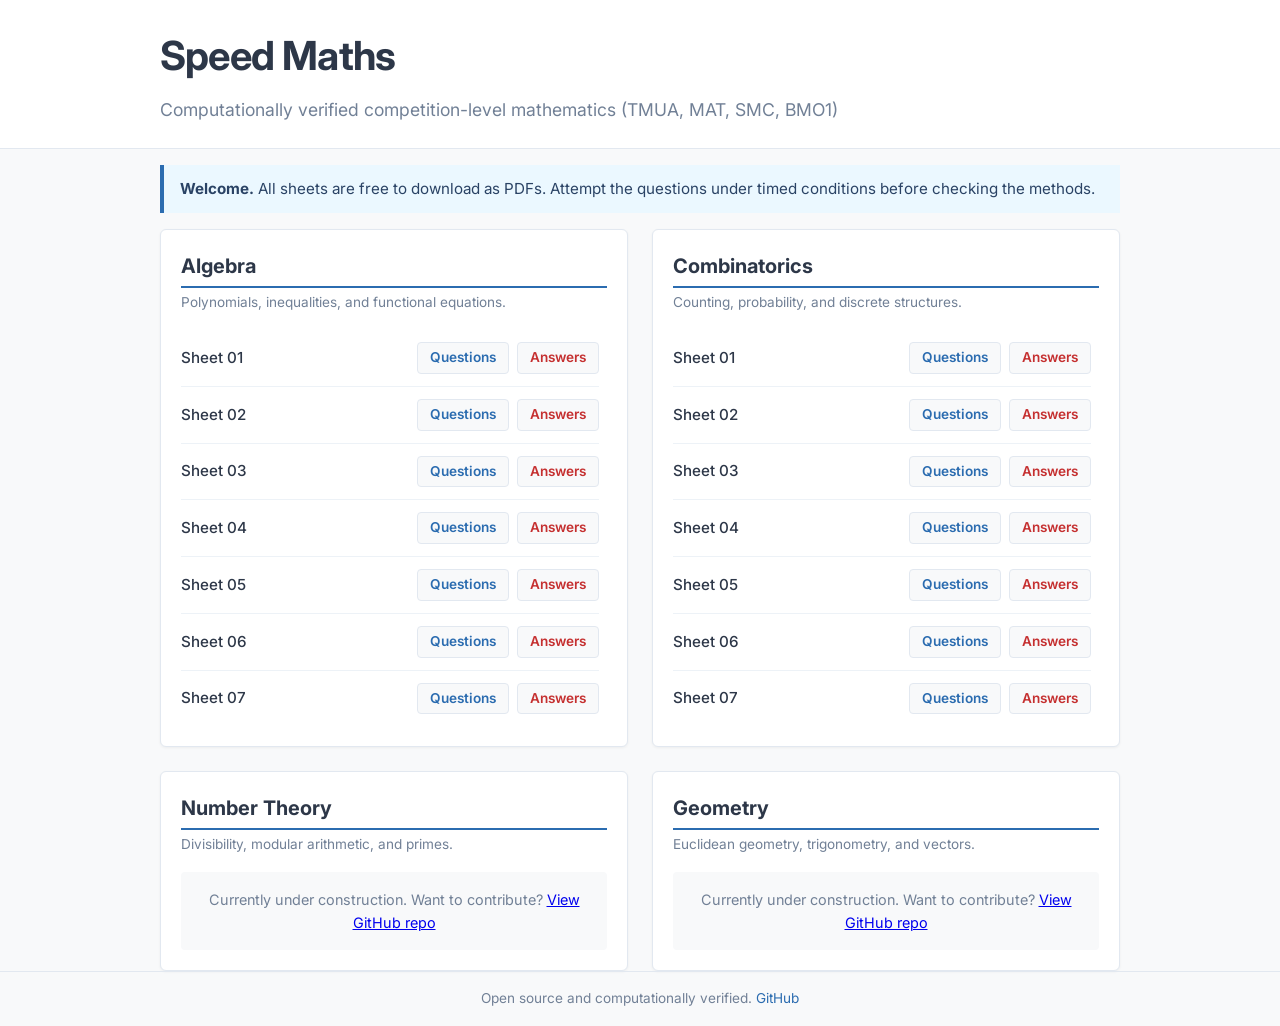
<file: docs/index.html>
<!DOCTYPE html>
<html lang="en">
<head>
    <meta charset="UTF-8">
    <meta name="viewport" content="width=device-width, initial-scale=1.0">
    <title>Speed Maths Archive</title>
    <link rel="stylesheet" href="style.css">
    <link rel="preconnect" href="https://fonts.googleapis.com">
    <link rel="preconnect" href="https://fonts.gstatic.com" crossorigin>
    <link href="https://fonts.googleapis.com/css2?family=Inter:wght@400;500;600;700&display=swap" rel="stylesheet">
</head>
<body>
    <header>
        <div class="container">
            <h1>Speed Maths</h1>
            <p class="subtitle">Computationally verified competition-level mathematics (TMUA, MAT, SMC, BMO1)</p>
        </div>
    </header>

    <main class="container">
        <div class="alert">
            <strong>Welcome.</strong> All sheets are free to download as PDFs. Attempt the questions under timed conditions before checking the methods.
        </div>

        <div class="grid">
            <!-- ALGEBRA -->
            <section class="pillar-card">
                <h2>Algebra</h2>
                <p class="pillar-desc">Polynomials, inequalities, and functional equations.</p>
                <ul class="sheet-list">

                    <li>
                        <span class="sheet-name">Sheet 01</span>
                        <div class="links">
                            <a href="pdfs/algebra/sheet01.pdf" class="pdf-link" target="_blank">Questions</a>
                            <a href="pdfs/algebra/ans01.pdf" class="pdf-link ans" target="_blank">Answers</a>
                        </div>
                    </li>

                    <li>
                        <span class="sheet-name">Sheet 02</span>
                        <div class="links">
                            <a href="pdfs/algebra/sheet02.pdf" class="pdf-link" target="_blank">Questions</a>
                            <a href="pdfs/algebra/ans02.pdf" class="pdf-link ans" target="_blank">Answers</a>
                        </div>
                    </li>

                    <li>
                        <span class="sheet-name">Sheet 03</span>
                        <div class="links">
                            <a href="pdfs/algebra/sheet03.pdf" class="pdf-link" target="_blank">Questions</a>
                            <a href="pdfs/algebra/ans03.pdf" class="pdf-link ans" target="_blank">Answers</a>
                        </div>
                    </li>

                    <li>
                        <span class="sheet-name">Sheet 04</span>
                        <div class="links">
                            <a href="pdfs/algebra/sheet04.pdf" class="pdf-link" target="_blank">Questions</a>
                            <a href="pdfs/algebra/ans04.pdf" class="pdf-link ans" target="_blank">Answers</a>
                        </div>
                    </li>

                    <li>
                        <span class="sheet-name">Sheet 05</span>
                        <div class="links">
                            <a href="pdfs/algebra/sheet05.pdf" class="pdf-link" target="_blank">Questions</a>
                            <a href="pdfs/algebra/ans05.pdf" class="pdf-link ans" target="_blank">Answers</a>
                        </div>
                    </li>

                    <li>
                        <span class="sheet-name">Sheet 06</span>
                        <div class="links">
                            <a href="pdfs/algebra/sheet06.pdf" class="pdf-link" target="_blank">Questions</a>
                            <a href="pdfs/algebra/ans06.pdf" class="pdf-link ans" target="_blank">Answers</a>
                        </div>
                    </li>

                    <li>
                        <span class="sheet-name">Sheet 07</span>
                        <div class="links">
                            <a href="pdfs/algebra/sheet07.pdf" class="pdf-link" target="_blank">Questions</a>
                            <a href="pdfs/algebra/ans07.pdf" class="pdf-link ans" target="_blank">Answers</a>
                        </div>
                    </li>
</ul>
            </section>

            <!-- COMBINATORICS -->
            <section class="pillar-card">
                <h2>Combinatorics</h2>
                <p class="pillar-desc">Counting, probability, and discrete structures.</p>
                <ul class="sheet-list">

                    <li>
                        <span class="sheet-name">Sheet 01</span>
                        <div class="links">
                            <a href="pdfs/combinatorics/sheet01.pdf" class="pdf-link" target="_blank">Questions</a>
                            <a href="pdfs/combinatorics/ans01.pdf" class="pdf-link ans" target="_blank">Answers</a>
                        </div>
                    </li>

                    <li>
                        <span class="sheet-name">Sheet 02</span>
                        <div class="links">
                            <a href="pdfs/combinatorics/sheet02.pdf" class="pdf-link" target="_blank">Questions</a>
                            <a href="pdfs/combinatorics/ans02.pdf" class="pdf-link ans" target="_blank">Answers</a>
                        </div>
                    </li>

                    <li>
                        <span class="sheet-name">Sheet 03</span>
                        <div class="links">
                            <a href="pdfs/combinatorics/sheet03.pdf" class="pdf-link" target="_blank">Questions</a>
                            <a href="pdfs/combinatorics/ans03.pdf" class="pdf-link ans" target="_blank">Answers</a>
                        </div>
                    </li>

                    <li>
                        <span class="sheet-name">Sheet 04</span>
                        <div class="links">
                            <a href="pdfs/combinatorics/sheet04.pdf" class="pdf-link" target="_blank">Questions</a>
                            <a href="pdfs/combinatorics/ans04.pdf" class="pdf-link ans" target="_blank">Answers</a>
                        </div>
                    </li>

                    <li>
                        <span class="sheet-name">Sheet 05</span>
                        <div class="links">
                            <a href="pdfs/combinatorics/sheet05.pdf" class="pdf-link" target="_blank">Questions</a>
                            <a href="pdfs/combinatorics/ans05.pdf" class="pdf-link ans" target="_blank">Answers</a>
                        </div>
                    </li>

                    <li>
                        <span class="sheet-name">Sheet 06</span>
                        <div class="links">
                            <a href="pdfs/combinatorics/sheet06.pdf" class="pdf-link" target="_blank">Questions</a>
                            <a href="pdfs/combinatorics/ans06.pdf" class="pdf-link ans" target="_blank">Answers</a>
                        </div>
                    </li>

                    <li>
                        <span class="sheet-name">Sheet 07</span>
                        <div class="links">
                            <a href="pdfs/combinatorics/sheet07.pdf" class="pdf-link" target="_blank">Questions</a>
                            <a href="pdfs/combinatorics/ans07.pdf" class="pdf-link ans" target="_blank">Answers</a>
                        </div>
                    </li>
</ul>
            </section>

            <!-- NUMBER THEORY -->
            <section class="pillar-card">
                <h2>Number Theory</h2>
                <p class="pillar-desc">Divisibility, modular arithmetic, and primes.</p>
                
                <div class="coming-soon">
                    Currently under construction. Want to contribute? <a href="https://github.com/The-CerealDev/speed-maths">View GitHub repo</a>
                </div>
            
            </section>

            <!-- GEOMETRY -->
            <section class="pillar-card">
                <h2>Geometry</h2>
                <p class="pillar-desc">Euclidean geometry, trigonometry, and vectors.</p>
                
                <div class="coming-soon">
                    Currently under construction. Want to contribute? <a href="https://github.com/The-CerealDev/speed-maths">View GitHub repo</a>
                </div>
            
            </section>
        </div>
    </main>

    <footer>
        <div class="container">
            <p>Open source and computationally verified. <a href="https://github.com/The-CerealDev/speed-maths">GitHub</a></p>
        </div>
    </footer>
</body>
</html>
</file>
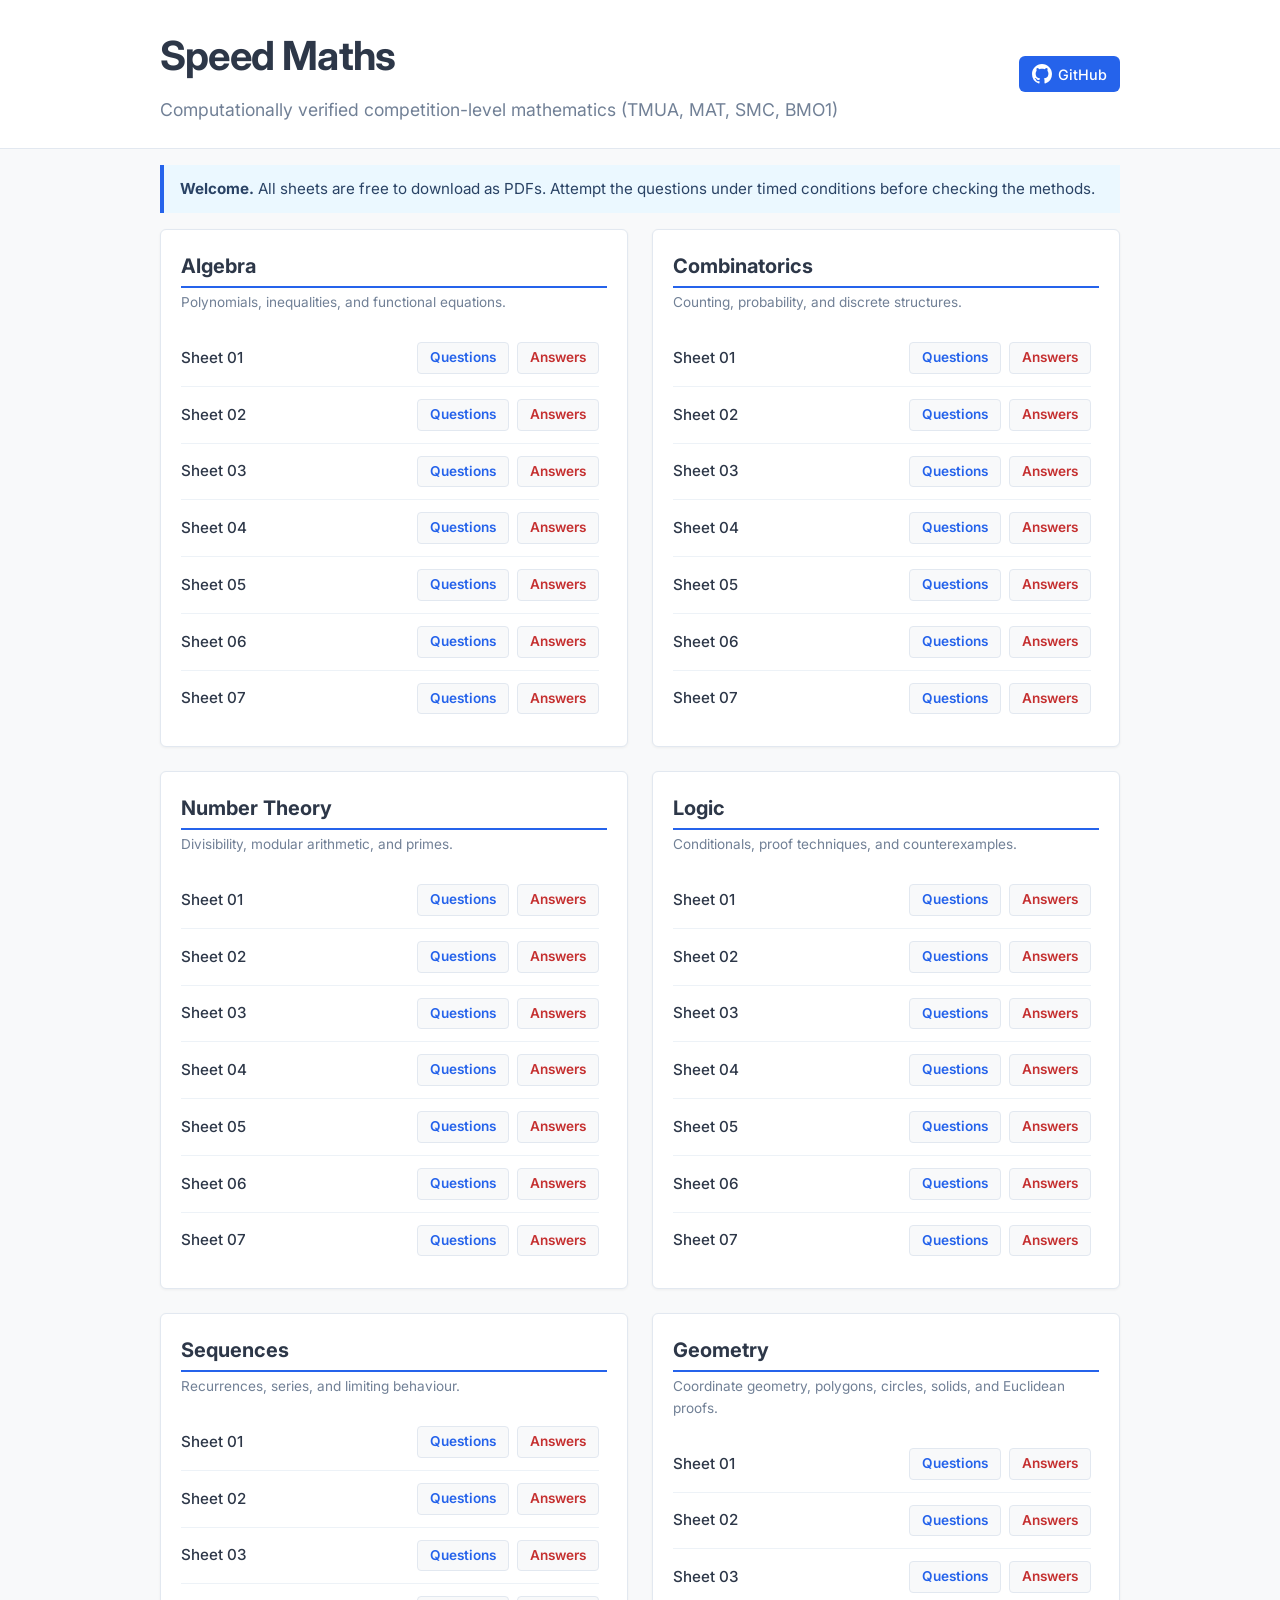
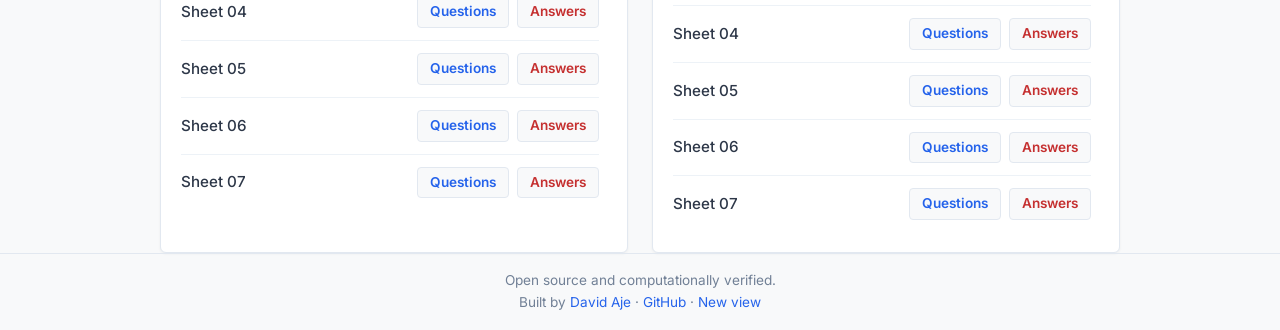
<file: classic.html>
<!DOCTYPE html>
<html lang="en">
<head>
    <meta charset="UTF-8">
    <meta name="viewport" content="width=device-width, initial-scale=1.0">
    <title>Speed Maths | Free TMUA, SMC & BMO1 Practice Questions</title>
    <meta name="description" content="Computationally verified worksheets and practice questions for UK university maths admissions tests (TMUA, SMC, BMO1).">
    <link rel="canonical" href="https://speedmaths.co.uk/">
    <meta property="og:title" content="Speed Maths | Free TMUA, SMC & BMO1 Practice">
    <meta property="og:description" content="1,000+ computationally verified practice questions for UK university maths admissions.">
    <meta property="og:type" content="website">
    <meta property="og:url" content="https://speedmaths.co.uk/">
    <meta property="og:image" content="https://speedmaths.co.uk/social-preview.png">
    <meta name="twitter:card" content="summary_large_image">
    <meta name="twitter:image" content="https://speedmaths.co.uk/social-preview.png">
    <link rel="icon" href="favicon.ico" sizes="48x48">
    <link rel="icon" href="favicon.svg" type="image/svg+xml">
    <link rel="stylesheet" href="style.css?v=2">
    <link rel="preconnect" href="https://fonts.googleapis.com">
    <link rel="preconnect" href="https://fonts.gstatic.com" crossorigin>
    <link href="https://fonts.googleapis.com/css2?family=Inter:wght@400;500;600;700&display=swap" rel="stylesheet">
</head>
<body>
    <header>
        <div class="container header-container">
            <div>
                <h1>Speed Maths</h1>
                <p class="subtitle">Computationally verified competition-level mathematics (TMUA, MAT, SMC, BMO1)</p>
            </div>
            <a href="https://github.com/The-CerealDev/speed-maths" class="github-link" target="_blank" rel="noopener noreferrer">
                <svg height="20" aria-hidden="true" viewBox="0 0 16 16" version="1.1" width="20" data-view-component="true" class="octicon octicon-mark-github">
                    <path fill="currentColor" d="M8 0c4.42 0 8 3.58 8 8a8.013 8.013 0 0 1-5.45 7.59c-.4.08-.55-.17-.55-.38 0-.27.01-1.13.01-2.2 0-.75-.25-1.23-.54-1.48 1.78-.2 3.65-.88 3.65-3.95 0-.88-.31-1.59-.82-2.15.08-.2.36-1.02-.08-2.12 0 0-.67-.22-2.2.82-.64-.18-1.32-.27-2-.27-.68 0-1.36.09-2 .27-1.53-1.03-2.2-.82-2.2-.82-.44 1.1-.16 1.92-.08 2.12-.51.56-.82 1.28-.82 2.15 0 3.06 1.86 3.75 3.64 3.95-.23.2-.44.55-.51 1.07-.46.21-1.61.55-2.33-.66-.15-.24-.6-.83-1.23-.82-.67.01-.27.38.01.53.34.19.73.9.82 1.13.16.45.68 1.31 2.69.94 0 .67.01 1.3.01 1.49 0 .21-.15.45-.55.38A7.995 7.995 0 0 1 0 8c0-4.42 3.58-8 8-8Z"></path>
                </svg>
                GitHub
            </a>
        </div>
    </header>

    <main class="container">
        <div class="alert">
            <strong>Welcome.</strong> All sheets are free to download as PDFs. Attempt the questions under timed conditions before checking the methods.
        </div>

        <div class="grid">
            <!-- ALGEBRA -->
            <section class="pillar-card">
                <h2>Algebra</h2>
                <p class="pillar-desc">Polynomials, inequalities, and functional equations.</p>
                <ul class="sheet-list">
                    <li>
                        <span class="sheet-name">Sheet 01</span>
                        <div class="links">
                            <a href="algebra/sheets/sheet01.pdf" class="pdf-link" target="_blank">Questions</a>
                            <a href="algebra/answers/ans01.pdf" class="pdf-link ans" target="_blank">Answers</a>
                        </div>
                    </li>

                    <li>
                        <span class="sheet-name">Sheet 02</span>
                        <div class="links">
                            <a href="algebra/sheets/sheet02.pdf" class="pdf-link" target="_blank">Questions</a>
                            <a href="algebra/answers/ans02.pdf" class="pdf-link ans" target="_blank">Answers</a>
                        </div>
                    </li>

                    <li>
                        <span class="sheet-name">Sheet 03</span>
                        <div class="links">
                            <a href="algebra/sheets/sheet03.pdf" class="pdf-link" target="_blank">Questions</a>
                            <a href="algebra/answers/ans03.pdf" class="pdf-link ans" target="_blank">Answers</a>
                        </div>
                    </li>

                    <li>
                        <span class="sheet-name">Sheet 04</span>
                        <div class="links">
                            <a href="algebra/sheets/sheet04.pdf" class="pdf-link" target="_blank">Questions</a>
                            <a href="algebra/answers/ans04.pdf" class="pdf-link ans" target="_blank">Answers</a>
                        </div>
                    </li>

                    <li>
                        <span class="sheet-name">Sheet 05</span>
                        <div class="links">
                            <a href="algebra/sheets/sheet05.pdf" class="pdf-link" target="_blank">Questions</a>
                            <a href="algebra/answers/ans05.pdf" class="pdf-link ans" target="_blank">Answers</a>
                        </div>
                    </li>

                    <li>
                        <span class="sheet-name">Sheet 06</span>
                        <div class="links">
                            <a href="algebra/sheets/sheet06.pdf" class="pdf-link" target="_blank">Questions</a>
                            <a href="algebra/answers/ans06.pdf" class="pdf-link ans" target="_blank">Answers</a>
                        </div>
                    </li>

                    <li>
                        <span class="sheet-name">Sheet 07</span>
                        <div class="links">
                            <a href="algebra/sheets/sheet07.pdf" class="pdf-link" target="_blank">Questions</a>
                            <a href="algebra/answers/ans07.pdf" class="pdf-link ans" target="_blank">Answers</a>
                        </div>
                    </li></ul>
            </section>

            <!-- COMBINATORICS -->
            <section class="pillar-card">
                <h2>Combinatorics</h2>
                <p class="pillar-desc">Counting, probability, and discrete structures.</p>
                <ul class="sheet-list">
                    <li>
                        <span class="sheet-name">Sheet 01</span>
                        <div class="links">
                            <a href="combinatorics/sheets/sheet01.pdf" class="pdf-link" target="_blank">Questions</a>
                            <a href="combinatorics/answers/ans01.pdf" class="pdf-link ans" target="_blank">Answers</a>
                        </div>
                    </li>

                    <li>
                        <span class="sheet-name">Sheet 02</span>
                        <div class="links">
                            <a href="combinatorics/sheets/sheet02.pdf" class="pdf-link" target="_blank">Questions</a>
                            <a href="combinatorics/answers/ans02.pdf" class="pdf-link ans" target="_blank">Answers</a>
                        </div>
                    </li>

                    <li>
                        <span class="sheet-name">Sheet 03</span>
                        <div class="links">
                            <a href="combinatorics/sheets/sheet03.pdf" class="pdf-link" target="_blank">Questions</a>
                            <a href="combinatorics/answers/ans03.pdf" class="pdf-link ans" target="_blank">Answers</a>
                        </div>
                    </li>

                    <li>
                        <span class="sheet-name">Sheet 04</span>
                        <div class="links">
                            <a href="combinatorics/sheets/sheet04.pdf" class="pdf-link" target="_blank">Questions</a>
                            <a href="combinatorics/answers/ans04.pdf" class="pdf-link ans" target="_blank">Answers</a>
                        </div>
                    </li>

                    <li>
                        <span class="sheet-name">Sheet 05</span>
                        <div class="links">
                            <a href="combinatorics/sheets/sheet05.pdf" class="pdf-link" target="_blank">Questions</a>
                            <a href="combinatorics/answers/ans05.pdf" class="pdf-link ans" target="_blank">Answers</a>
                        </div>
                    </li>

                    <li>
                        <span class="sheet-name">Sheet 06</span>
                        <div class="links">
                            <a href="combinatorics/sheets/sheet06.pdf" class="pdf-link" target="_blank">Questions</a>
                            <a href="combinatorics/answers/ans06.pdf" class="pdf-link ans" target="_blank">Answers</a>
                        </div>
                    </li>

                    <li>
                        <span class="sheet-name">Sheet 07</span>
                        <div class="links">
                            <a href="combinatorics/sheets/sheet07.pdf" class="pdf-link" target="_blank">Questions</a>
                            <a href="combinatorics/answers/ans07.pdf" class="pdf-link ans" target="_blank">Answers</a>
                        </div>
                    </li></ul>
            </section>

            <!-- NUMBER THEORY -->
            <section class="pillar-card">
                <h2>Number Theory</h2>
                <p class="pillar-desc">Divisibility, modular arithmetic, and primes.</p>
                <ul class="sheet-list">
                    <li>
                        <span class="sheet-name">Sheet 01</span>
                        <div class="links">
                            <a href="number-theory/sheets/sheet01.pdf" class="pdf-link" target="_blank">Questions</a>
                            <a href="number-theory/answers/ans01.pdf" class="pdf-link ans" target="_blank">Answers</a>
                        </div>
                    </li>

                    <li>
                        <span class="sheet-name">Sheet 02</span>
                        <div class="links">
                            <a href="number-theory/sheets/sheet02.pdf" class="pdf-link" target="_blank">Questions</a>
                            <a href="number-theory/answers/ans02.pdf" class="pdf-link ans" target="_blank">Answers</a>
                        </div>
                    </li>

                    <li>
                        <span class="sheet-name">Sheet 03</span>
                        <div class="links">
                            <a href="number-theory/sheets/sheet03.pdf" class="pdf-link" target="_blank">Questions</a>
                            <a href="number-theory/answers/ans03.pdf" class="pdf-link ans" target="_blank">Answers</a>
                        </div>
                    </li>

                    <li>
                        <span class="sheet-name">Sheet 04</span>
                        <div class="links">
                            <a href="number-theory/sheets/sheet04.pdf" class="pdf-link" target="_blank">Questions</a>
                            <a href="number-theory/answers/ans04.pdf" class="pdf-link ans" target="_blank">Answers</a>
                        </div>
                    </li>

                    <li>
                        <span class="sheet-name">Sheet 05</span>
                        <div class="links">
                            <a href="number-theory/sheets/sheet05.pdf" class="pdf-link" target="_blank">Questions</a>
                            <a href="number-theory/answers/ans05.pdf" class="pdf-link ans" target="_blank">Answers</a>
                        </div>
                    </li>

                    <li>
                        <span class="sheet-name">Sheet 06</span>
                        <div class="links">
                            <a href="number-theory/sheets/sheet06.pdf" class="pdf-link" target="_blank">Questions</a>
                            <a href="number-theory/answers/ans06.pdf" class="pdf-link ans" target="_blank">Answers</a>
                        </div>
                    </li>

                    <li>
                        <span class="sheet-name">Sheet 07</span>
                        <div class="links">
                            <a href="number-theory/sheets/sheet07.pdf" class="pdf-link" target="_blank">Questions</a>
                            <a href="number-theory/answers/ans07.pdf" class="pdf-link ans" target="_blank">Answers</a>
                        </div>
                    </li></ul>
            </section>

            <!-- LOGIC -->
            <section class="pillar-card">
                <h2>Logic</h2>
                <p class="pillar-desc">Conditionals, proof techniques, and counterexamples.</p>
                <ul class="sheet-list">
                    <li>
                        <span class="sheet-name">Sheet 01</span>
                        <div class="links">
                            <a href="logic/sheets/sheet01.pdf" class="pdf-link" target="_blank">Questions</a>
                            <a href="logic/answers/ans01.pdf" class="pdf-link ans" target="_blank">Answers</a>
                        </div>
                    </li>

                    <li>
                        <span class="sheet-name">Sheet 02</span>
                        <div class="links">
                            <a href="logic/sheets/sheet02.pdf" class="pdf-link" target="_blank">Questions</a>
                            <a href="logic/answers/ans02.pdf" class="pdf-link ans" target="_blank">Answers</a>
                        </div>
                    </li>

                    <li>
                        <span class="sheet-name">Sheet 03</span>
                        <div class="links">
                            <a href="logic/sheets/sheet03.pdf" class="pdf-link" target="_blank">Questions</a>
                            <a href="logic/answers/ans03.pdf" class="pdf-link ans" target="_blank">Answers</a>
                        </div>
                    </li>

                    <li>
                        <span class="sheet-name">Sheet 04</span>
                        <div class="links">
                            <a href="logic/sheets/sheet04.pdf" class="pdf-link" target="_blank">Questions</a>
                            <a href="logic/answers/ans04.pdf" class="pdf-link ans" target="_blank">Answers</a>
                        </div>
                    </li>

                    <li>
                        <span class="sheet-name">Sheet 05</span>
                        <div class="links">
                            <a href="logic/sheets/sheet05.pdf" class="pdf-link" target="_blank">Questions</a>
                            <a href="logic/answers/ans05.pdf" class="pdf-link ans" target="_blank">Answers</a>
                        </div>
                    </li>

                    <li>
                        <span class="sheet-name">Sheet 06</span>
                        <div class="links">
                            <a href="logic/sheets/sheet06.pdf" class="pdf-link" target="_blank">Questions</a>
                            <a href="logic/answers/ans06.pdf" class="pdf-link ans" target="_blank">Answers</a>
                        </div>
                    </li>

                    <li>
                        <span class="sheet-name">Sheet 07</span>
                        <div class="links">
                            <a href="logic/sheets/sheet07.pdf" class="pdf-link" target="_blank">Questions</a>
                            <a href="logic/answers/ans07.pdf" class="pdf-link ans" target="_blank">Answers</a>
                        </div>
                    </li></ul>
            </section>

            <!-- SEQUENCES -->
            <section class="pillar-card">
                <h2>Sequences</h2>
                <p class="pillar-desc">Recurrences, series, and limiting behaviour.</p>
                <ul class="sheet-list">
                    <li>
                        <span class="sheet-name">Sheet 01</span>
                        <div class="links">
                            <a href="sequences/sheets/sheet01.pdf" class="pdf-link" target="_blank">Questions</a>
                            <a href="sequences/answers/ans01.pdf" class="pdf-link ans" target="_blank">Answers</a>
                        </div>
                    </li>

                    <li>
                        <span class="sheet-name">Sheet 02</span>
                        <div class="links">
                            <a href="sequences/sheets/sheet02.pdf" class="pdf-link" target="_blank">Questions</a>
                            <a href="sequences/answers/ans02.pdf" class="pdf-link ans" target="_blank">Answers</a>
                        </div>
                    </li>

                    <li>
                        <span class="sheet-name">Sheet 03</span>
                        <div class="links">
                            <a href="sequences/sheets/sheet03.pdf" class="pdf-link" target="_blank">Questions</a>
                            <a href="sequences/answers/ans03.pdf" class="pdf-link ans" target="_blank">Answers</a>
                        </div>
                    </li>

                    <li>
                        <span class="sheet-name">Sheet 04</span>
                        <div class="links">
                            <a href="sequences/sheets/sheet04.pdf" class="pdf-link" target="_blank">Questions</a>
                            <a href="sequences/answers/ans04.pdf" class="pdf-link ans" target="_blank">Answers</a>
                        </div>
                    </li>

                    <li>
                        <span class="sheet-name">Sheet 05</span>
                        <div class="links">
                            <a href="sequences/sheets/sheet05.pdf" class="pdf-link" target="_blank">Questions</a>
                            <a href="sequences/answers/ans05.pdf" class="pdf-link ans" target="_blank">Answers</a>
                        </div>
                    </li>

                    <li>
                        <span class="sheet-name">Sheet 06</span>
                        <div class="links">
                            <a href="sequences/sheets/sheet06.pdf" class="pdf-link" target="_blank">Questions</a>
                            <a href="sequences/answers/ans06.pdf" class="pdf-link ans" target="_blank">Answers</a>
                        </div>
                    </li>

                    <li>
                        <span class="sheet-name">Sheet 07</span>
                        <div class="links">
                            <a href="sequences/sheets/sheet07.pdf" class="pdf-link" target="_blank">Questions</a>
                            <a href="sequences/answers/ans07.pdf" class="pdf-link ans" target="_blank">Answers</a>
                        </div>
                    </li></ul>
            </section>

            <!-- GEOMETRY -->
            <section class="pillar-card">
                <h2>Geometry</h2>
                <p class="pillar-desc">Coordinate geometry, polygons, circles, solids, and Euclidean proofs.</p>
                <ul class="sheet-list">
                    <li>
                        <span class="sheet-name">Sheet 01</span>
                        <div class="links">
                            <a href="geometry/sheets/sheet01.pdf" class="pdf-link" target="_blank">Questions</a>
                            <a href="geometry/answers/ans01.pdf" class="pdf-link ans" target="_blank">Answers</a>
                        </div>
                    </li>

                    <li>
                        <span class="sheet-name">Sheet 02</span>
                        <div class="links">
                            <a href="geometry/sheets/sheet02.pdf" class="pdf-link" target="_blank">Questions</a>
                            <a href="geometry/answers/ans02.pdf" class="pdf-link ans" target="_blank">Answers</a>
                        </div>
                    </li>

                    <li>
                        <span class="sheet-name">Sheet 03</span>
                        <div class="links">
                            <a href="geometry/sheets/sheet03.pdf" class="pdf-link" target="_blank">Questions</a>
                            <a href="geometry/answers/ans03.pdf" class="pdf-link ans" target="_blank">Answers</a>
                        </div>
                    </li>

                    <li>
                        <span class="sheet-name">Sheet 04</span>
                        <div class="links">
                            <a href="geometry/sheets/sheet04.pdf" class="pdf-link" target="_blank">Questions</a>
                            <a href="geometry/answers/ans04.pdf" class="pdf-link ans" target="_blank">Answers</a>
                        </div>
                    </li>

                    <li>
                        <span class="sheet-name">Sheet 05</span>
                        <div class="links">
                            <a href="geometry/sheets/sheet05.pdf" class="pdf-link" target="_blank">Questions</a>
                            <a href="geometry/answers/ans05.pdf" class="pdf-link ans" target="_blank">Answers</a>
                        </div>
                    </li>

                    <li>
                        <span class="sheet-name">Sheet 06</span>
                        <div class="links">
                            <a href="geometry/sheets/sheet06.pdf" class="pdf-link" target="_blank">Questions</a>
                            <a href="geometry/answers/ans06.pdf" class="pdf-link ans" target="_blank">Answers</a>
                        </div>
                    </li>

                    <li>
                        <span class="sheet-name">Sheet 07</span>
                        <div class="links">
                            <a href="geometry/sheets/sheet07.pdf" class="pdf-link" target="_blank">Questions</a>
                            <a href="geometry/answers/ans07.pdf" class="pdf-link ans" target="_blank">Answers</a>
                        </div>
                    </li></ul>
            </section>
        </div>
    </main>

    <footer>
        <div class="container">
            <p>
                Open source and computationally verified.<br>
                Built by <a href="https://linkedin.com/in/cerealdev" target="_blank" rel="noopener noreferrer">David Aje</a> &middot;
                <a href="https://github.com/The-CerealDev/speed-maths">GitHub</a> &middot; <a href="index.html">New view</a>
            </p>
        </div>
    </footer>
<!-- Cloudflare Web Analytics --><script type='module' src='https://static.cloudflareinsights.com/beacon.min.js' data-cf-beacon='{"token": "d5ea47820a3f4fd4bc53b72917607221"}'></script><!-- End Cloudflare Web Analytics -->
</body>
</html>
</file>
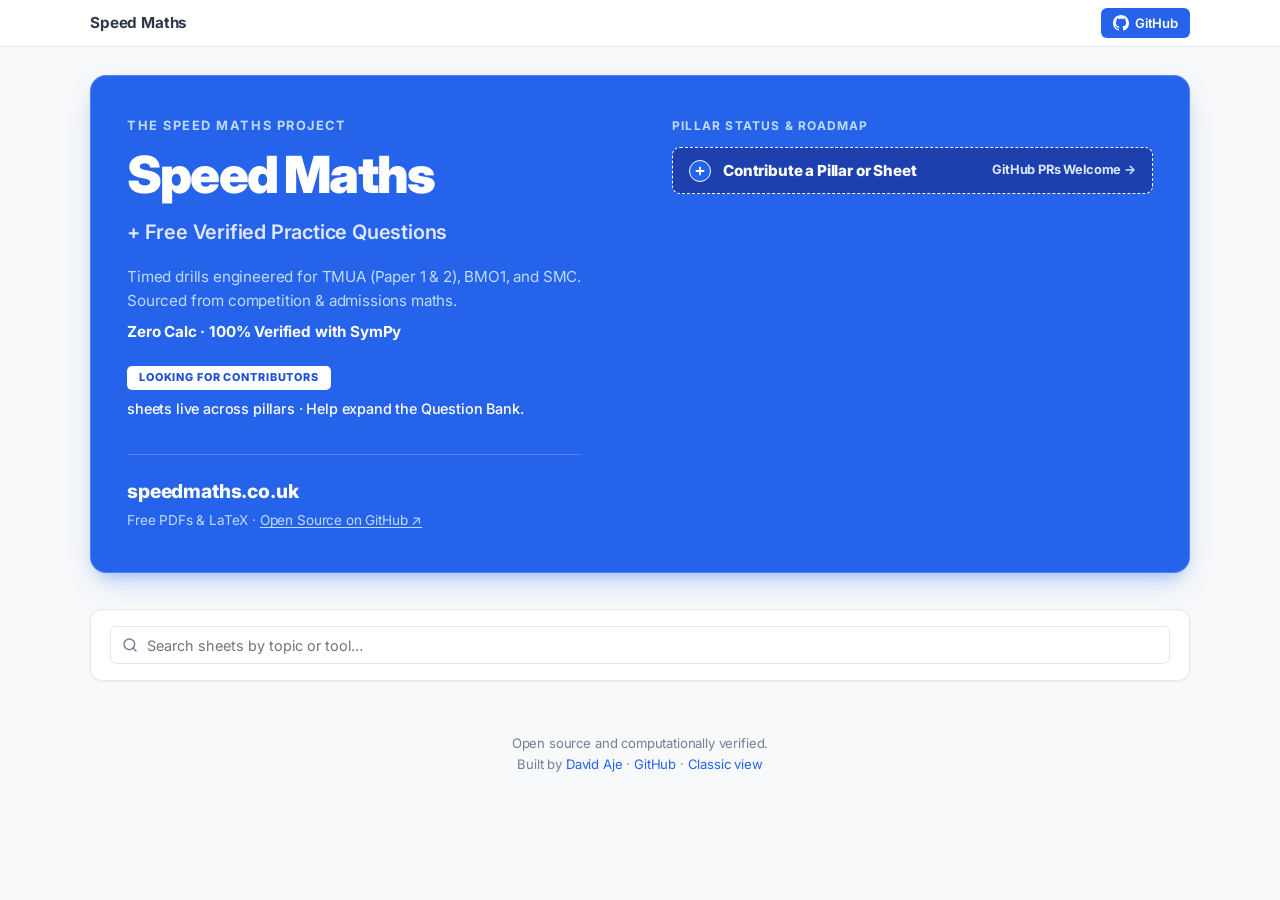
<file: template-archive.html>
<!DOCTYPE html>
<html lang="en">
<head>
    <meta charset="UTF-8">
    <meta name="viewport" content="width=device-width, initial-scale=1.0">
    <title>Speed Maths | Free TMUA, SMC & BMO1 Practice Questions</title>
    <meta name="description" content="Computationally verified worksheets and practice questions for UK university maths admissions tests (TMUA, SMC, BMO1).">
    <link rel="canonical" href="https://speedmaths.co.uk/">
    <meta property="og:title" content="Speed Maths | Free TMUA, SMC & BMO1 Practice">
    <meta property="og:description" content="1,000+ computationally verified practice questions for UK university maths admissions.">
    <meta property="og:type" content="website">
    <meta property="og:url" content="https://speedmaths.co.uk/">
    <meta property="og:image" content="https://speedmaths.co.uk/social-preview.png">
    <meta name="twitter:card" content="summary_large_image">
    <meta name="twitter:image" content="https://speedmaths.co.uk/social-preview.png">
    <link rel="icon" href="favicon.ico" sizes="48x48">
    <link rel="icon" href="favicon.svg" type="image/svg+xml">
    <link rel="preconnect" href="https://fonts.googleapis.com">
    <link rel="preconnect" href="https://fonts.gstatic.com" crossorigin>
    <link href="https://fonts.googleapis.com/css2?family=Inter:wght@400;500;600;700&display=swap" rel="stylesheet">
    <link rel="stylesheet" href="tokens.css">
    <link rel="stylesheet" href="archive.css">
</head>
<body>
    <nav class="topbar">
        <div class="topbar-inner">
            <span class="brand">Speed Maths</span>
            <div class="site-nav">
                <!-- NAV -->
            </div>
            <div class="nav-right">
                <a href="https://github.com/The-CerealDev/speed-maths" class="github-link"
                   target="_blank" rel="noopener noreferrer">
                    <svg height="16" width="16" aria-hidden="true" viewBox="0 0 16 16" version="1.1">
                        <path fill="currentColor" d="M8 0c4.42 0 8 3.58 8 8a8.013 8.013 0 0 1-5.45 7.59c-.4.08-.55-.17-.55-.38 0-.27.01-1.13.01-2.2 0-.75-.25-1.23-.54-1.48 1.78-.2 3.65-.88 3.65-3.95 0-.88-.31-1.59-.82-2.15.08-.2.36-1.02-.08-2.12 0 0-.67-.22-2.2.82-.64-.18-1.32-.27-2-.27-.68 0-1.36.09-2 .27-1.53-1.03-2.2-.82-2.2-.82-.44 1.1-.16 1.92-.08 2.12-.51.56-.82 1.28-.82 2.15 0 3.06 1.86 3.75 3.64 3.95-.23.2-.44.55-.51 1.07-.46.21-1.61.55-2.33-.66-.15-.24-.6-.83-1.23-.82-.67.01-.27.38.01.53.34.19.73.9.82 1.13.16.45.68 1.31 2.69.94 0 .67.01 1.3.01 1.49 0 .21-.15.45-.55.38A7.995 7.995 0 0 1 0 8c0-4.42 3.58-8 8-8Z"></path>
                    </svg>
                    <span class="github-text">GitHub</span>
                </a>
            </div>
        </div>
    </nav>

    <main class="container">
        <!-- Hero Status & Roadmap Board -->
        <section class="hero-status-board" aria-label="Curriculum Status and Community Roadmap">
            <div class="hsb-left">
                <span class="hsb-eyebrow">The Speed Maths Project</span>
                <h1 class="hsb-title">Speed Maths</h1>
                <p class="hsb-subtitle"><!-- HERO_QUESTIONS -->+ Free Verified Practice Questions</p>
                <div class="hsb-desc">
                    <p>Timed drills engineered for TMUA (Paper 1 &amp; 2), BMO1, and SMC. Sourced from competition &amp; admissions maths.</p>
                    <span class="hsb-desc-highlight">Zero Calc &middot; 100% Verified with SymPy</span>
                </div>

                <div class="hsb-contributor-box">
                    <span class="hsb-badge">Looking for Contributors</span>
                    <p class="hsb-contributor-text"><!-- HERO_SHEETS --> sheets live across <!-- HERO_PILLARS --> pillars &middot; Help expand the Question Bank.</p>
                </div>

                <div class="hsb-footer-divider"></div>
                <div class="hsb-footer-links">
                    <span class="hsb-footer-domain">speedmaths.co.uk</span>
                    <span>Free PDFs &amp; LaTeX &middot; <a href="https://github.com/The-CerealDev/speed-maths" target="_blank" rel="noopener noreferrer">Open Source on GitHub &nearr;</a></span>
                </div>
            </div>

            <div class="hsb-right">
                <div class="hsb-board-header">Pillar Status &amp; Roadmap</div>
                <div class="hsb-cards">
                    <!-- HERO_CARDS -->

                    <a href="https://github.com/The-CerealDev/speed-maths" class="hsb-card cta" target="_blank" rel="noopener noreferrer">
                        <div class="hsb-card-left">
                            <span class="hsb-icon-circle" aria-hidden="true">
                                <svg width="12" height="12" viewBox="0 0 12 12" fill="none" stroke="currentColor" stroke-width="1.8" stroke-linecap="round">
                                    <path d="M6 2.5v7M2.5 6h7"/>
                                </svg>
                            </span>
                            <span class="hsb-card-name"><span class="cta-full">Contribute a Pillar or Sheet</span><span class="cta-short">Contribute</span></span>
                        </div>
                        <span class="hsb-card-stat"><span class="cta-full">GitHub PRs Welcome &rarr;</span><span class="cta-short">PRs Welcome &rarr;</span></span>
                    </a>
                </div>
            </div>
        </section>

        <div class="filter-bar">
            <div class="search">
                <svg class="search-ic" width="16" height="16" viewBox="0 0 24 24" fill="none" stroke="currentColor" stroke-width="2.2" stroke-linecap="round" stroke-linejoin="round" aria-hidden="true">
                    <circle cx="11" cy="11" r="8"></circle>
                    <line x1="21" y1="21" x2="16.65" y2="16.65"></line>
                </svg>
                <input id="q" type="search" autocomplete="off"
                       placeholder="Search sheets by topic or tool&hellip;"
                       aria-label="Search sheets">
            </div>
        </div>

        <!-- PILLARS -->

        <p class="no-match" id="nomatch" hidden>No sheets match that search.</p>
    </main>

    <footer>
        <div class="container">
            <p>
                Open source and computationally verified.<br>
                Built by <a href="https://linkedin.com/in/cerealdev" target="_blank" rel="noopener noreferrer">David Aje</a> &middot;
                <a href="https://github.com/The-CerealDev/speed-maths">GitHub</a>
                &middot; <a href="classic.html">Classic view</a>
            </p>
        </div>
    </footer>

<script>
// Client-side filter over what is already on the page. The archive is a static
// site with no backend, so search must work off the rendered DOM rather than an
// endpoint — which also means it keeps working with JavaScript disabled, just
// without filtering, because every sheet is present in the HTML to begin with.
(function () {
    var q = document.getElementById('q');
    var nomatch = document.getElementById('nomatch');
    var rows = Array.prototype.slice.call(document.querySelectorAll('.sheet-row'));
    var pillars = Array.prototype.slice.call(document.querySelectorAll('.pillar'));

    rows.forEach(function (r) {
        var pillarName = r.closest('.pillar').querySelector('h2').textContent;
        r.dataset.hay = (pillarName + ' ' + r.textContent).toLowerCase().replace(/\s+/g, ' ');
    });

    function apply() {
        var term = q.value.trim().toLowerCase();
        var shown = 0;
        rows.forEach(function (r) {
            var hit = !term || r.dataset.hay.indexOf(term) !== -1;
            r.hidden = !hit;
            if (hit) shown++;
        });
        // A pillar whose every row is filtered out is noise, not information.
        pillars.forEach(function (p) {
            var any = p.querySelector('.sheet-row:not([hidden])');
            p.hidden = !!term && !any;
        });
        nomatch.hidden = shown !== 0;
    }

    q.addEventListener('input', apply);

    // "/" focuses search, the convention the placeholder advertises.
    document.addEventListener('keydown', function (e) {
        if (e.key === '/' && document.activeElement !== q) {
            e.preventDefault();
            q.focus();
        } else if (e.key === 'Escape' && document.activeElement === q) {
            q.value = '';
            apply();
            q.blur();
        }
    });

    // Prevent mobile/iPad Safari pull-to-refresh from jumping down to previously clicked anchor hash
    window.addEventListener('scroll', function () {
        if (window.scrollY < 120 && window.location.hash) {
            history.replaceState(null, document.title, window.location.pathname + window.location.search);
        }
    }, { passive: true });
})();
</script>
<!-- Cloudflare Web Analytics --><script type='module' src='https://static.cloudflareinsights.com/beacon.min.js' data-cf-beacon='{"token": "d5ea47820a3f4fd4bc53b72917607221"}'></script><!-- End Cloudflare Web Analytics -->
</body>
</html>
</file>
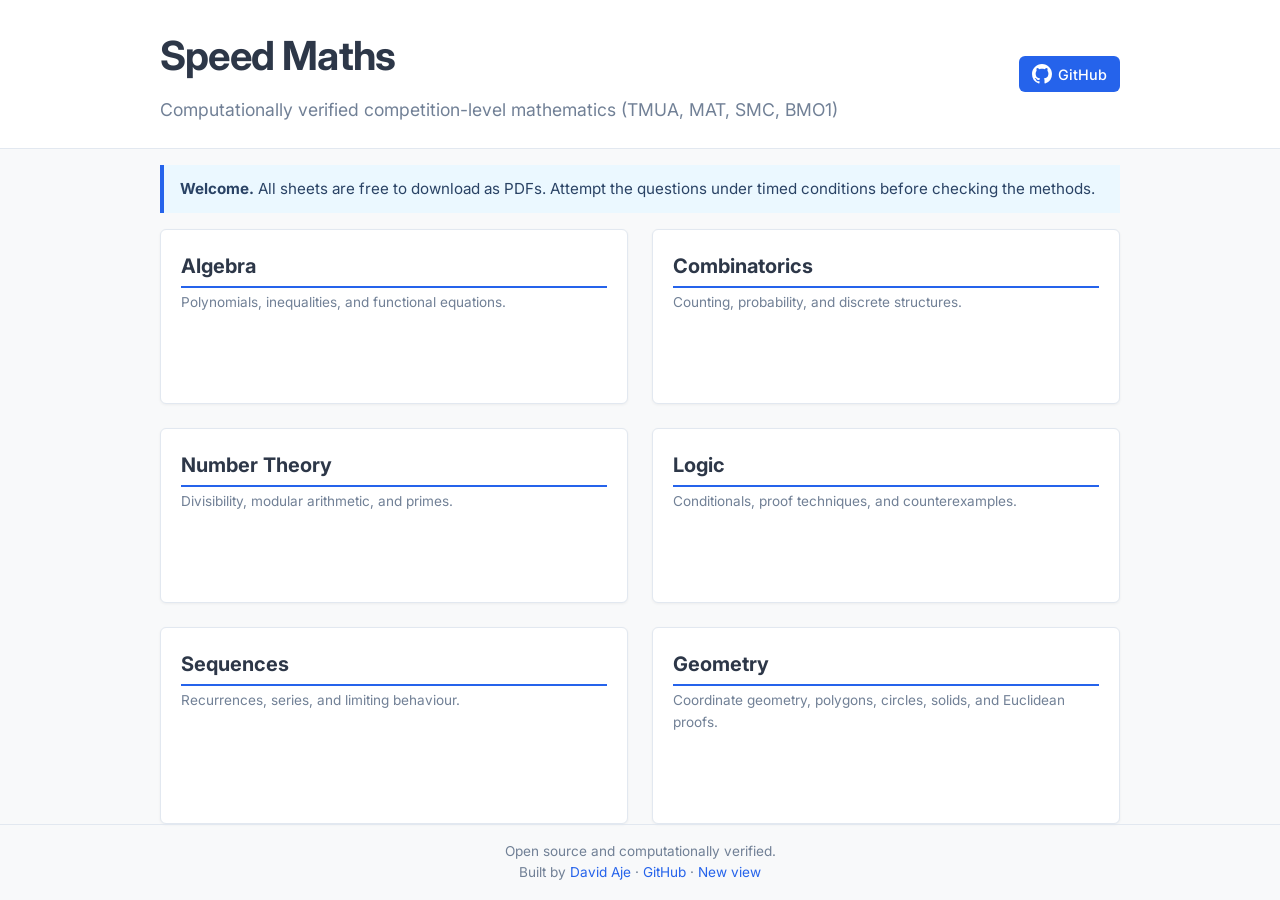
<file: template.html>
<!DOCTYPE html>
<html lang="en">
<head>
    <meta charset="UTF-8">
    <meta name="viewport" content="width=device-width, initial-scale=1.0">
    <title>Speed Maths | Free TMUA, SMC & BMO1 Practice Questions</title>
    <meta name="description" content="Computationally verified worksheets and practice questions for UK university maths admissions tests (TMUA, SMC, BMO1).">
    <link rel="canonical" href="https://speedmaths.co.uk/">
    <meta property="og:title" content="Speed Maths | Free TMUA, SMC & BMO1 Practice">
    <meta property="og:description" content="1,000+ computationally verified practice questions for UK university maths admissions.">
    <meta property="og:type" content="website">
    <meta property="og:url" content="https://speedmaths.co.uk/">
    <meta property="og:image" content="https://speedmaths.co.uk/social-preview.png">
    <meta name="twitter:card" content="summary_large_image">
    <meta name="twitter:image" content="https://speedmaths.co.uk/social-preview.png">
    <link rel="icon" href="favicon.ico" sizes="48x48">
    <link rel="icon" href="favicon.svg" type="image/svg+xml">
    <link rel="stylesheet" href="style.css?v=2">
    <link rel="preconnect" href="https://fonts.googleapis.com">
    <link rel="preconnect" href="https://fonts.gstatic.com" crossorigin>
    <link href="https://fonts.googleapis.com/css2?family=Inter:wght@400;500;600;700&display=swap" rel="stylesheet">
</head>
<body>
    <header>
        <div class="container header-container">
            <div>
                <h1>Speed Maths</h1>
                <p class="subtitle">Computationally verified competition-level mathematics (TMUA, MAT, SMC, BMO1)</p>
            </div>
            <a href="https://github.com/The-CerealDev/speed-maths" class="github-link" target="_blank" rel="noopener noreferrer">
                <svg height="20" aria-hidden="true" viewBox="0 0 16 16" version="1.1" width="20" data-view-component="true" class="octicon octicon-mark-github">
                    <path fill="currentColor" d="M8 0c4.42 0 8 3.58 8 8a8.013 8.013 0 0 1-5.45 7.59c-.4.08-.55-.17-.55-.38 0-.27.01-1.13.01-2.2 0-.75-.25-1.23-.54-1.48 1.78-.2 3.65-.88 3.65-3.95 0-.88-.31-1.59-.82-2.15.08-.2.36-1.02-.08-2.12 0 0-.67-.22-2.2.82-.64-.18-1.32-.27-2-.27-.68 0-1.36.09-2 .27-1.53-1.03-2.2-.82-2.2-.82-.44 1.1-.16 1.92-.08 2.12-.51.56-.82 1.28-.82 2.15 0 3.06 1.86 3.75 3.64 3.95-.23.2-.44.55-.51 1.07-.46.21-1.61.55-2.33-.66-.15-.24-.6-.83-1.23-.82-.67.01-.27.38.01.53.34.19.73.9.82 1.13.16.45.68 1.31 2.69.94 0 .67.01 1.3.01 1.49 0 .21-.15.45-.55.38A7.995 7.995 0 0 1 0 8c0-4.42 3.58-8 8-8Z"></path>
                </svg>
                GitHub
            </a>
        </div>
    </header>

    <main class="container">
        <div class="alert">
            <strong>Welcome.</strong> All sheets are free to download as PDFs. Attempt the questions under timed conditions before checking the methods.
        </div>

        <div class="grid">
            <!-- ALGEBRA -->
            <section class="pillar-card">
                <h2>Algebra</h2>
                <p class="pillar-desc">Polynomials, inequalities, and functional equations.</p>
                <!-- PILLAR_ALGEBRA -->
            </section>

            <!-- COMBINATORICS -->
            <section class="pillar-card">
                <h2>Combinatorics</h2>
                <p class="pillar-desc">Counting, probability, and discrete structures.</p>
                <!-- PILLAR_COMBINATORICS -->
            </section>

            <!-- NUMBER THEORY -->
            <section class="pillar-card">
                <h2>Number Theory</h2>
                <p class="pillar-desc">Divisibility, modular arithmetic, and primes.</p>
                <!-- PILLAR_NUMBER_THEORY -->
            </section>

            <!-- LOGIC -->
            <section class="pillar-card">
                <h2>Logic</h2>
                <p class="pillar-desc">Conditionals, proof techniques, and counterexamples.</p>
                <!-- PILLAR_LOGIC -->
            </section>

            <!-- SEQUENCES -->
            <section class="pillar-card">
                <h2>Sequences</h2>
                <p class="pillar-desc">Recurrences, series, and limiting behaviour.</p>
                <!-- PILLAR_SEQUENCES -->
            </section>

            <!-- GEOMETRY -->
            <section class="pillar-card">
                <h2>Geometry</h2>
                <p class="pillar-desc">Coordinate geometry, polygons, circles, solids, and Euclidean proofs.</p>
                <!-- PILLAR_GEOMETRY -->
            </section>
        </div>
    </main>

    <footer>
        <div class="container">
            <p>
                Open source and computationally verified.<br>
                Built by <a href="https://linkedin.com/in/cerealdev" target="_blank" rel="noopener noreferrer">David Aje</a> &middot;
                <a href="https://github.com/The-CerealDev/speed-maths">GitHub</a> &middot; <a href="index.html">New view</a>
            </p>
        </div>
    </footer>
<!-- Cloudflare Web Analytics --><script type='module' src='https://static.cloudflareinsights.com/beacon.min.js' data-cf-beacon='{"token": "d5ea47820a3f4fd4bc53b72917607221"}'></script><!-- End Cloudflare Web Analytics -->
</body>
</html>
</file>
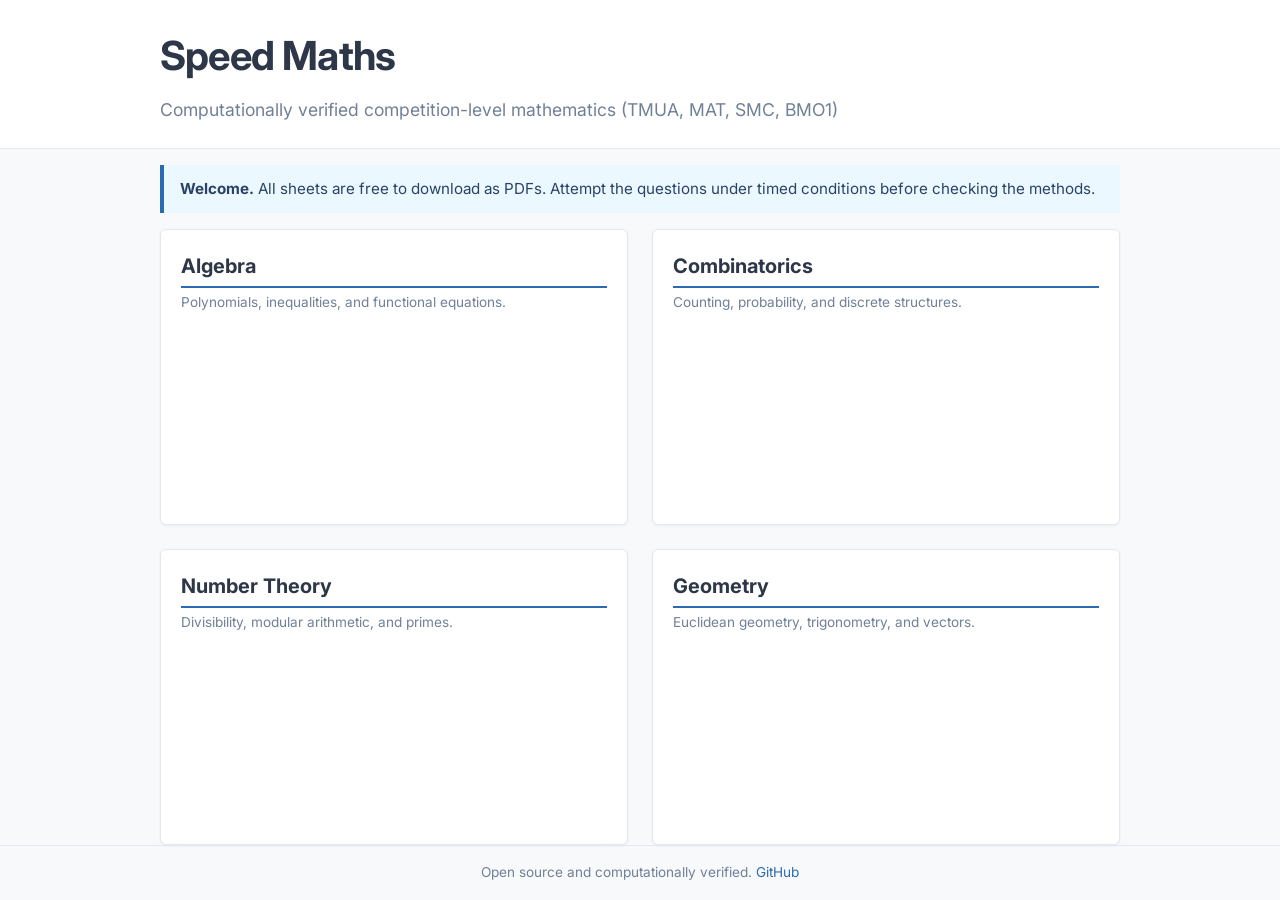
<file: docs/template.html>
<!DOCTYPE html>
<html lang="en">
<head>
    <meta charset="UTF-8">
    <meta name="viewport" content="width=device-width, initial-scale=1.0">
    <title>Speed Maths Archive</title>
    <link rel="stylesheet" href="style.css">
    <link rel="preconnect" href="https://fonts.googleapis.com">
    <link rel="preconnect" href="https://fonts.gstatic.com" crossorigin>
    <link href="https://fonts.googleapis.com/css2?family=Inter:wght@400;500;600;700&display=swap" rel="stylesheet">
</head>
<body>
    <header>
        <div class="container">
            <h1>Speed Maths</h1>
            <p class="subtitle">Computationally verified competition-level mathematics (TMUA, MAT, SMC, BMO1)</p>
        </div>
    </header>

    <main class="container">
        <div class="alert">
            <strong>Welcome.</strong> All sheets are free to download as PDFs. Attempt the questions under timed conditions before checking the methods.
        </div>

        <div class="grid">
            <!-- ALGEBRA -->
            <section class="pillar-card">
                <h2>Algebra</h2>
                <p class="pillar-desc">Polynomials, inequalities, and functional equations.</p>
                <!-- PILLAR_ALGEBRA -->
            </section>

            <!-- COMBINATORICS -->
            <section class="pillar-card">
                <h2>Combinatorics</h2>
                <p class="pillar-desc">Counting, probability, and discrete structures.</p>
                <!-- PILLAR_COMBINATORICS -->
            </section>

            <!-- NUMBER THEORY -->
            <section class="pillar-card">
                <h2>Number Theory</h2>
                <p class="pillar-desc">Divisibility, modular arithmetic, and primes.</p>
                <!-- PILLAR_NUMBER_THEORY -->
            </section>

            <!-- GEOMETRY -->
            <section class="pillar-card">
                <h2>Geometry</h2>
                <p class="pillar-desc">Euclidean geometry, trigonometry, and vectors.</p>
                <!-- PILLAR_GEOMETRY -->
            </section>
        </div>
    </main>

    <footer>
        <div class="container">
            <p>Open source and computationally verified. <a href="https://github.com/The-CerealDev/speed-maths">GitHub</a></p>
        </div>
    </footer>
</body>
</html>
</file>
<file: tokens.css>
/* Speed Maths design tokens — the single source of truth for colour, radius
   and shadow across the archive site.

   New values go here, never in a stylesheet's own :root. `style.css` still
   carries a legacy block declaring the same hexes under older names
   (--bg-color vs --bg, --card-bg vs --surface, --border-color vs --border);
   that matches right up until someone edits one of them. Fold it into these
   names when classic.html next gets touched. */
:root {
    --bg: #f8f9fa;
    --surface: #ffffff;
    --text-main: #2d3748;
    --text-muted: #718096;
    --border: #e2e8f0;
    /* One step darker than --text-main, for the GitHub button's hover. */
    --text-strong: #1a202c;

    --primary: #2563eb;
    --primary-hover: #1d4ed8;
    --primary-fg: #ffffff;

    --secondary: #edf2f7;
    --secondary-hover: #e2e8f0;

    /* Answers are deliberately a different colour from Questions: the whole
       instruction on the page is to attempt before checking, so the two links
       must never look interchangeable. */
    --danger: #c53030;

    --radius-sm: 6px;
    --radius-md: 12px;

    --shadow-sm: 0 1px 3px rgba(0, 0, 0, 0.05);

    /* Pillar Accents & Tool Badges */
    --pillar-algebra: #2563eb;
    --pillar-algebra-bg: #eff6ff;
    --pillar-algebra-border: #bfdbfe;
    --pillar-algebra-text: #1d4ed8;

    --pillar-combinatorics: #7c3aed;
    --pillar-combinatorics-bg: #f5f3ff;
    --pillar-combinatorics-border: #ddd6fe;
    --pillar-combinatorics-text: #6d28d9;

    --pillar-number-theory: #059669;
    --pillar-number-theory-bg: #ecfdf5;
    --pillar-number-theory-border: #a7f3d0;
    --pillar-number-theory-text: #047857;

    --pillar-logic: #d97706;
    --pillar-logic-bg: #fffbeb;
    --pillar-logic-border: #fde68a;
    --pillar-logic-text: #b45309;

    --pillar-sequences: #0284c7;
    --pillar-sequences-bg: #f0f9ff;
    --pillar-sequences-border: #bae6fd;
    --pillar-sequences-text: #0369a1;

    --pillar-geometry: #c026d3;
    --pillar-geometry-bg: #fdf4ff;
    --pillar-geometry-border: #f5d0fe;
    --pillar-geometry-text: #a21caf;
}
</file>
<file: archive.css>
/* Archive layout. Tokens live in tokens.css — add no raw hexes here. */

* { box-sizing: border-box; margin: 0; padding: 0; }

body {
    font-family: 'Inter', -apple-system, BlinkMacSystemFont, sans-serif;
    background: var(--bg);
    color: var(--text-main);
    line-height: 1.6;
    letter-spacing: -0.01em;
    -webkit-font-smoothing: antialiased;
}

a { color: var(--primary); text-decoration: none; }
a:hover { color: var(--primary-hover); }

.container { width: 100%; max-width: 1140px; margin: 0 auto; padding: 0 20px; }

/* ── top bar ─────────────────────────────────────────────────────────────── */
.topbar { background: var(--surface); border-bottom: 1px solid var(--border); }
.topbar-inner {
    max-width: 1140px; margin: 0 auto; padding: 0 20px;
    height: 46px; display: flex; align-items: stretch; gap: .15rem;
}
.brand {
    display: flex; align-items: center; font-weight: 700; font-size: .95rem;
    color: var(--text-main); padding-right: 1rem; white-space: nowrap;
}
.site-nav {
    display: flex; align-items: stretch; gap: .15rem; flex: 1; min-width: 0;
    overflow-x: auto; scrollbar-width: none;
}
.site-nav::-webkit-scrollbar { display: none; }
.site-nav a {
    display: flex; align-items: center; color: var(--text-muted);
    font-size: .85rem; font-weight: 500; padding: 0 .8rem; white-space: nowrap;
    border-bottom: 2px solid transparent;
}
.site-nav a:hover { color: var(--text-main); border-bottom-color: var(--border); }
.site-nav .count {
    margin-left: .4rem; font-size: .72rem; color: var(--text-muted);
    font-variant-numeric: tabular-nums;
}
.nav-right {
    display: flex; align-items: center; gap: .9rem; margin-left: auto;
    padding-left: .8rem; font-size: .8rem; white-space: nowrap;
}
/* Same octicon and solid button as the classic view. A bare "GitHub ↗" text
   link read as an afterthought next to it, and the repo is the point of the
   site — the two views should not disagree about how prominent it is. */
.github-link {
    display: inline-flex; align-items: center; gap: .4rem;
    padding: .3rem .75rem; border-radius: var(--radius-sm);
    background: var(--primary); color: var(--primary-fg);
    font-size: .82rem; font-weight: 600;
    transition: background-color .2s;
}
.github-link:hover { background: var(--primary-hover); color: var(--primary-fg); }

/* ── page head ───────────────────────────────────────────────────────────── */
header.page { padding: 2rem 0 1.25rem; }
header.page h1 { font-size: 2.1rem; font-weight: 700; letter-spacing: -0.035em; }
header.page .subtitle {
    font-size: 1.02rem; color: var(--text-muted); max-width: 52rem;
    margin-top: .35rem;
}

/* ── search ──────────────────────────────────────────────────────────────── */
.filter-bar {
    background: var(--surface); border: 1px solid var(--border);
    border-radius: var(--radius-md); padding: 1rem 1.2rem;
    box-shadow: var(--shadow-sm); margin: 1.25rem 0 1.75rem;
}
.search { position: relative; }
.search input {
    width: 100%; padding: .6rem .85rem .6rem 2.25rem;
    background: var(--surface); border: 1px solid var(--border);
    border-radius: var(--radius-sm); font-family: inherit; font-size: .9rem;
    color: var(--text-main);
}
.search input:focus { outline: none; border-color: var(--primary); }
.search-ic {
    position: absolute; left: .75rem; top: 50%; transform: translateY(-50%);
    color: var(--text-muted); pointer-events: none;
    display: flex; align-items: center; justify-content: center;
}

/* ── pillar block ────────────────────────────────────────────────────────── */
.pillar {
    background: var(--surface); border: 1px solid var(--border);
    border-radius: var(--radius-md); box-shadow: var(--shadow-sm);
    padding: 1.4rem 1.5rem; margin-bottom: 1.5rem;
    transition: box-shadow 0.2s ease;
    scroll-margin-top: 4.5rem;
}

/* Pillar modifier classes mapping custom properties */
.pillar--algebra {
    --pillar-color: var(--pillar-algebra);
    --pillar-bg: var(--pillar-algebra-bg);
    --pillar-border: var(--pillar-algebra-border);
    --pillar-text: var(--pillar-algebra-text);
}
.pillar--combinatorics {
    --pillar-color: var(--pillar-combinatorics);
    --pillar-bg: var(--pillar-combinatorics-bg);
    --pillar-border: var(--pillar-combinatorics-border);
    --pillar-text: var(--pillar-combinatorics-text);
}
.pillar--number-theory {
    --pillar-color: var(--pillar-number-theory);
    --pillar-bg: var(--pillar-number-theory-bg);
    --pillar-border: var(--pillar-number-theory-border);
    --pillar-text: var(--pillar-number-theory-text);
}
.pillar--logic {
    --pillar-color: var(--pillar-logic);
    --pillar-bg: var(--pillar-logic-bg);
    --pillar-border: var(--pillar-logic-border);
    --pillar-text: var(--pillar-logic-text);
}
.pillar--sequences {
    --pillar-color: var(--pillar-sequences);
    --pillar-bg: var(--pillar-sequences-bg);
    --pillar-border: var(--pillar-sequences-border);
    --pillar-text: var(--pillar-sequences-text);
}
.pillar--geometry {
    --pillar-color: var(--pillar-geometry);
    --pillar-bg: var(--pillar-geometry-bg);
    --pillar-border: var(--pillar-geometry-border);
    --pillar-text: var(--pillar-geometry-text);
}

.pillar-head {
    display: flex; justify-content: space-between; align-items: baseline;
    gap: 1rem; border-bottom: 1px solid var(--border);
    padding-bottom: .8rem; margin-bottom: .4rem;
}
.pillar-head h2 { font-size: 1.3rem; font-weight: 700; }
.pillar-desc { font-size: .85rem; color: var(--text-muted); margin-top: .15rem; }
.stats {
    font-size: .78rem; color: var(--text-muted); white-space: nowrap;
    font-variant-numeric: tabular-nums;
    display: flex; align-items: center; gap: 0.35rem;
}
.stats b { color: var(--text-main); font-weight: 600; }


/* ── sheet rows ──────────────────────────────────────────────────────────── */
.sheet-list { list-style: none; }
.sheet-row {
    display: flex; align-items: center; gap: 1rem;
    padding: .7rem .75rem;
    margin: 0 -.75rem;
    border-bottom: 1px solid var(--border);
    border-radius: var(--radius-sm);
    transition: background-color 0.15s ease;
}
.sheet-row:last-child { border-bottom: none; }
.sheet-row:hover {
    background: rgba(37, 99, 235, 0.035);
}
/* Inter with tabular figures, not a monospace stack. The numbers only need to
   line up, and the coding fonts that ui-monospace resolves to draw a slashed
   or dotted zero — a programmer's disambiguation mark that means nothing on a
   worksheet index. tabular-nums gives the alignment without it. */
.sheet-num {
    font-variant-numeric: tabular-nums;
    font-size: .78rem; color: var(--text-muted); width: 1.8rem; flex-shrink: 0;
}
.sheet-body { flex: 1; min-width: 0; }
.sheet-name { display: block; font-size: .95rem; font-weight: 500; }

/* The day's new tools. Now tinted per-pillar technique palette */
.tools { display: flex; align-items: center; flex-wrap: wrap; gap: .3rem; margin-top: .3rem; }
.tools-label {
    font-size: .72rem; font-weight: 600; color: var(--text-muted); margin-right: .1rem;
}
.tool {
    font-size: .72rem;
    color: var(--pillar-text, var(--text-muted));
    background: var(--pillar-bg, var(--secondary));
    border: 1px solid var(--pillar-border, var(--border));
    border-radius: 999px; padding: .1rem .55rem; white-space: nowrap;
    transition: background-color 0.15s, border-color 0.15s;
}
.tool:hover {
    filter: brightness(0.96);
}
.qcount {
    font-size: .78rem; color: var(--text-muted); white-space: nowrap;
    font-variant-numeric: tabular-nums;
}
.links { display: flex; gap: .5rem; flex-shrink: 0; }
.pdf-link {
    display: inline-block; padding: .25rem .75rem; background: var(--bg);
    color: var(--pillar-color, var(--primary)); font-size: .82rem; font-weight: 600;
    border: 1px solid var(--border); border-radius: var(--radius-sm);
    transition: background-color .15s, color .15s, border-color .15s;
}
.pdf-link:hover {
    background: var(--pillar-color, var(--primary)); color: var(--primary-fg);
    border-color: var(--pillar-color, var(--primary));
}
.pdf-link.ans { color: var(--danger); }
.pdf-link.ans:hover {
    background: var(--danger); color: var(--primary-fg); border-color: var(--danger);
}

.coming-soon {
    background: var(--bg); padding: 1rem; text-align: center;
    border-radius: var(--radius-sm); font-size: .88rem; color: var(--text-muted);
    margin-top: .8rem;
}
.no-match {
    padding: 1.5rem; text-align: center; color: var(--text-muted);
    font-size: .9rem;
}

footer {
    text-align: center; padding: 1.5rem 0 2.5rem;
    color: var(--text-muted); font-size: .82rem;
}

@media (max-width: 800px) {
    header.page h1 { font-size: 1.8rem; }
    .pillar { padding: 1.2rem; }
}

@media (max-width: 640px) {
    .container { padding: 0 12px; }
    .topbar-inner { padding: 0 12px; height: 44px; gap: 0.4rem; }
    .brand { font-size: 0.88rem; padding-right: 0.2rem; }
    .github-link { padding: 0.35rem 0.5rem; font-size: 0.78rem; gap: 0; border-radius: var(--radius-sm); }
    .github-text { display: none; }
    .nav-right { padding-left: 0.2rem; }
    
    .site-nav {
        gap: 0.35rem;
        padding: 4px 0;
        overflow-x: auto;
        -webkit-overflow-scrolling: touch;
        scrollbar-width: none;
    }
    .site-nav::-webkit-scrollbar { display: none; }
    .site-nav a {
        padding: 0.2rem 0.55rem;
        font-size: 0.78rem;
        font-weight: 600;
        border-radius: 9999px;
        background: var(--surface);
        border: 1px solid var(--border);
        white-space: nowrap;
        color: var(--text-muted);
        display: inline-flex;
        align-items: center;
    }
    .site-nav a:hover, .site-nav a:active {
        background: var(--border);
        color: var(--text-main);
    }
    .site-nav .count { display: none; }

    header.page { padding: 1.25rem 0 0.75rem; }
    header.page h1 { font-size: 1.55rem; }
    header.page .subtitle { font-size: 0.88rem; line-height: 1.45; }

    .filter-bar { padding: 0.75rem 0.85rem; margin: 0.75rem 0 1.25rem; }
    .search input { font-size: 16px; padding: 0.45rem 0.65rem 0.45rem 2rem; }

    .pillar { padding: 1rem 0.85rem; margin-bottom: 1.2rem; border-radius: var(--radius-sm); }
    .pillar-head { flex-direction: column; align-items: flex-start; gap: 0.3rem; padding-bottom: 0.6rem; }
    .pillar-head h2 { font-size: 1.15rem; }
    .pillar-desc { font-size: 0.8rem; margin-top: 0.1rem; }
    .stats { font-size: 0.75rem; }

    .sheet-row {
        display: block;
        padding: 0.75rem 0;
        margin: 0;
        border-bottom: 1px solid var(--border);
    }
    .sheet-row:last-child {
        border-bottom: none;
        padding-bottom: 0.1rem;
    }
    .sheet-num {
        display: inline-block;
        font-weight: 700;
        font-size: 0.82rem;
        font-variant-numeric: tabular-nums;
        color: var(--text-muted);
        background: none;
        border: none;
        padding: 0;
        width: auto;
        margin-right: 0.4rem;
        vertical-align: 0;
    }
    .sheet-num::after {
        content: "·";
        margin-left: 0.35rem;
        color: var(--border);
        font-weight: 400;
    }
    .sheet-body {
        display: inline;
    }
    .sheet-name {
        display: inline;
        font-size: 0.94rem;
        font-weight: 600;
        line-height: 1.4;
        color: var(--text-main);
    }
    .tools {
        display: flex;
        align-items: center;
        flex-wrap: wrap;
        gap: 0.25rem;
        margin-top: 0.3rem;
        width: 100%;
    }
    .tools-label {
        font-size: 0.7rem;
        font-weight: 600;
        color: var(--text-muted);
        margin-right: 0.15rem;
    }
    .tool {
        font-size: 0.68rem;
        padding: 0.1rem 0.45rem;
    }
    .qcount {
        display: none;
    }
    .links {
        display: flex;
        gap: 0.5rem;
        width: 100%;
        margin-top: 0.5rem;
        margin-bottom: 0.15rem;
    }
    .pdf-link {
        flex: 1;
        text-align: center;
        padding: 0.45rem 0.5rem;
        font-size: 0.82rem;
        font-weight: 600;
        min-height: 38px;
        border-radius: 6px;
        background: var(--surface);
        color: var(--pillar-color, var(--primary));
        border: 1px solid var(--border);
        box-shadow: 0 1px 2px rgba(0, 0, 0, 0.04);
        display: inline-flex;
        align-items: center;
        justify-content: center;
        transition: transform 0.1s ease, border-color 0.15s ease, background-color 0.15s ease;
    }
    .pdf-link:hover, .pdf-link:active {
        background: var(--pillar-bg, rgba(37, 99, 235, 0.06));
        border-color: var(--pillar-color, var(--primary));
    }
    .pdf-link.ans {
        color: var(--danger);
        border-color: var(--border);
    }
    .pdf-link.ans:hover, .pdf-link.ans:active {
        background: rgba(239, 68, 68, 0.06);
        border-color: var(--danger);
    }
    .pdf-link:active {
        transform: scale(0.98);
    }
}

/* ── hero status board ─────────────────────────────────────────────────── */
html { scroll-behavior: smooth; }

.hero-status-board {
    margin: 1.75rem 0 2.25rem;
    background: #2563eb;
    border-radius: 16px;
    padding: 2.5rem 2.25rem;
    color: #ffffff;
    box-shadow: 0 12px 28px -6px rgba(37, 99, 235, 0.3), 0 8px 12px -6px rgba(37, 99, 235, 0.2);
    border: 1.5px solid rgba(255, 255, 255, 0.2);
    display: grid;
    grid-template-columns: 1.05fr 1fr;
    gap: 2.5rem;
    align-items: start;
}

.hsb-left {
    display: flex;
    flex-direction: column;
    gap: 0.9rem;
}

.hsb-eyebrow {
    font-size: 0.8rem;
    font-weight: 700;
    letter-spacing: 0.12em;
    color: #bfdbfe;
    text-transform: uppercase;
}

.hsb-title {
    font-size: 3.2rem;
    font-weight: 900;
    line-height: 1.05;
    letter-spacing: -0.035em;
    color: #ffffff;
    margin: -0.2rem 0 0;
}

.hsb-subtitle {
    font-size: 1.25rem;
    font-weight: 600;
    color: #e0e7ff;
    letter-spacing: -0.01em;
}

.hsb-desc {
    font-size: 0.95rem;
    color: #bfdbfe;
    line-height: 1.55;
    margin-top: 0.2rem;
}

.hsb-desc-highlight {
    color: #ffffff;
    font-weight: 700;
    display: block;
    margin-top: 0.45rem;
}

.hsb-contributor-box {
    margin-top: 0.5rem;
    display: flex;
    flex-direction: column;
    gap: 0.45rem;
}

.hsb-badge {
    display: inline-flex;
    align-items: center;
    background: #ffffff;
    color: #1d4ed8;
    font-size: 0.68rem;
    font-weight: 800;
    letter-spacing: 0.08em;
    padding: 0.22rem 0.75rem;
    border-radius: 5px;
    width: fit-content;
    text-transform: uppercase;
}

.hsb-contributor-text {
    font-size: 0.9rem;
    font-weight: 500;
    color: #ffffff;
}

.hsb-footer-divider {
    height: 1px;
    background: rgba(255, 255, 255, 0.18);
    margin: 1.2rem 0 0.4rem;
    width: 90%;
}

.hsb-footer-links {
    font-size: 0.85rem;
    color: #bfdbfe;
    display: flex;
    flex-direction: column;
    gap: 0.25rem;
}

.hsb-footer-domain {
    font-size: 1.2rem;
    font-weight: 800;
    color: #ffffff;
}

.hsb-footer-links a {
    color: #bfdbfe;
    text-decoration: underline;
    text-underline-offset: 2px;
}
.hsb-footer-links a:hover {
    color: #ffffff;
}

/* Right Column: Status Board */
.hsb-right {
    display: flex;
    flex-direction: column;
    gap: 0.55rem;
}

.hsb-board-header {
    font-size: 0.75rem;
    font-weight: 700;
    letter-spacing: 0.1em;
    color: #bfdbfe;
    text-transform: uppercase;
    margin-bottom: 0.2rem;
}

.hsb-cards {
    display: flex;
    flex-direction: column;
    gap: 0.45rem;
}

.hsb-card {
    display: flex;
    align-items: center;
    justify-content: space-between;
    padding: 0.65rem 1rem;
    border-radius: 8px;
    text-decoration: none;
    transition: transform 0.15s ease, box-shadow 0.15s ease, background 0.15s ease;
}

.hsb-card-left {
    display: flex;
    align-items: center;
    gap: 0.75rem;
}

.hsb-icon-circle {
    width: 22px;
    height: 22px;
    border-radius: 50%;
    display: flex;
    align-items: center;
    justify-content: center;
    font-size: 0.75rem;
    font-weight: 900;
    flex-shrink: 0;
}
.hsb-icon-circle svg {
    display: block;
    flex-shrink: 0;
}

/* Live Cards */
.hsb-card.live {
    background: #ffffff;
    box-shadow: 0 2px 5px rgba(15, 23, 42, 0.08);
}
.hsb-card.live:hover {
    transform: translateX(5px);
    box-shadow: 0 4px 12px rgba(15, 23, 42, 0.16);
}
.hsb-card.live .hsb-icon-circle {
    background: #dcfce7;
    color: #16a34a;
}
.hsb-card.live .hsb-card-name {
    font-size: 0.95rem;
    font-weight: 800;
    color: #1e3a8a;
}
.hsb-card.live .hsb-card-stat {
    font-size: 0.8rem;
    font-weight: 600;
    color: #2563eb;
}

/* In-Progress Card (Geometry) */
.hsb-card.in-progress {
    background: #1d4ed8;
    border: 1.5px dashed #93c5fd;
    color: #ffffff;
}
.hsb-card.in-progress:hover {
    background: #1e40af;
    transform: translateX(3px);
}
.hsb-card.in-progress .hsb-icon-circle {
    background: #1e40af;
    color: #93c5fd;
    border: 1px solid #60a5fa;
    font-size: 0.6rem;
}
.hsb-card.in-progress .hsb-card-name {
    font-size: 0.95rem;
    font-weight: 700;
    color: #ffffff;
}
.hsb-card.in-progress .hsb-card-stat {
    font-size: 0.8rem;
    font-weight: 600;
    color: #93c5fd;
}

/* Planned Card (Calculus & Graphs) */
.hsb-card.planned {
    background: rgba(29, 78, 216, 0.8);
    border: 1.5px dashed rgba(147, 197, 253, 0.6);
    color: #ffffff;
}
.hsb-card.planned .hsb-icon-circle {
    background: #1e40af;
    color: #93c5fd;
    border: 1px solid #60a5fa;
    display: flex;
    align-items: center;
    justify-content: center;
}
.hsb-card.planned .hsb-card-name {
    font-size: 0.95rem;
    font-weight: 600;
    color: #e0e7ff;
}
.hsb-card.planned .hsb-card-stat {
    font-size: 0.8rem;
    font-weight: 500;
    color: #bfdbfe;
}

/* Contribute CTA Card */
.hsb-card.cta {
    background: #1e40af;
    border: 1.8px dashed #ffffff;
    color: #ffffff;
    cursor: pointer;
}
.hsb-card.cta:hover {
    background: #172554;
    transform: translateX(5px);
}
.hsb-card.cta .hsb-icon-circle {
    background: #2563eb;
    color: #ffffff;
    border: 1.2px solid #ffffff;
    font-size: 0.85rem;
}
.hsb-card.cta .hsb-card-name {
    font-size: 0.95rem;
    font-weight: 800;
    color: #ffffff;
}
.hsb-card.cta .hsb-card-stat {
    font-size: 0.8rem;
    font-weight: 700;
    color: #dbeafe;
}

.cta-short { display: none; }

@media (max-width: 920px) {
    .hero-status-board {
        grid-template-columns: 1fr;
        padding: 2rem 1.5rem;
        gap: 2rem;
    }
    .hsb-title {
        font-size: 2.5rem;
    }
    .hsb-cards {
        display: grid;
        grid-template-columns: repeat(2, minmax(0, 1fr));
        gap: 0.5rem;
    }
    .hsb-card {
        padding: 0.6rem 0.75rem;
    }
}

@media (max-width: 640px) {
    .cta-full { display: none; }
    .cta-short { display: inline; }

    .hsb-eyebrow { display: none; }
    .hsb-desc p { display: none; }
    .hsb-contributor-box { display: none; }
    .hsb-footer-divider { display: none; }
    .hsb-footer-links { display: none; }

    .hero-status-board {
        margin: 0.75rem 0 1.15rem;
        padding: 1.15rem 1rem;
        border-radius: 14px;
        gap: 0.95rem;
        width: 100%;
        max-width: 100%;
        box-sizing: border-box;
        overflow: hidden;
    }
    .hsb-left {
        gap: 0.25rem;
        min-width: 0;
        width: 100%;
    }
    .hsb-title {
        font-size: 1.85rem;
        line-height: 1.05;
        margin: 0;
    }
    .hsb-subtitle {
        font-size: 1rem;
        line-height: 1.35;
        margin-top: 0.15rem;
        color: #e0e7ff;
    }
    .hsb-desc {
        margin-top: 0;
    }
    .hsb-desc-highlight {
        font-size: 0.8rem;
        margin-top: 0.25rem;
        color: #bfdbfe;
        font-weight: 600;
    }
    
    /* Compact 2-Column Status Board */
    .hsb-right {
        gap: 0.4rem;
        min-width: 0;
        width: 100%;
    }
    .hsb-board-header {
        font-size: 0.68rem;
        margin-bottom: 0.1rem;
    }
    .hsb-cards {
        display: grid;
        grid-template-columns: repeat(2, minmax(0, 1fr));
        gap: 0.35rem;
        width: 100%;
        min-width: 0;
    }
    .hsb-card {
        padding: 0.45rem 0.55rem;
        border-radius: 6px;
        flex-direction: column;
        align-items: flex-start;
        justify-content: center;
        gap: 0.15rem;
        min-height: 48px;
        min-width: 0;
        width: 100%;
        box-sizing: border-box;
    }
    .hsb-card-left {
        gap: 0.35rem;
        width: 100%;
        min-width: 0;
    }
    .hsb-icon-circle {
        width: 16px;
        height: 16px;
        font-size: 0.62rem;
        flex-shrink: 0;
    }
    .hsb-icon-circle svg {
        width: 10px;
        height: 10px;
    }
    .hsb-card-name {
        font-size: 0.8rem !important;
        white-space: nowrap;
        overflow: hidden;
        text-overflow: ellipsis;
        min-width: 0;
    }
    .hsb-card-stat {
        font-size: 0.65rem !important;
        line-height: 1;
        margin-left: 1.35rem;
        opacity: 0.88;
        white-space: nowrap;
        overflow: hidden;
        text-overflow: ellipsis;
        max-width: calc(100% - 1.35rem);
    }
    
    .hsb-card.cta {
        padding: 0.45rem 0.55rem;
    }
}
</file>
<file: docs/style.css>
:root {
    --bg-color: #f8f9fa;
    --card-bg: #ffffff;
    --text-main: #2d3748;
    --text-muted: #718096;
    --primary: #2b6cb0;
    --primary-hover: #2c5282;
    --border-color: #e2e8f0;
}

* {
    box-sizing: border-box;
    margin: 0;
    padding: 0;
}

body {
    font-family: 'Inter', -apple-system, sans-serif;
    background-color: var(--bg-color);
    color: var(--text-main);
    line-height: 1.6;
    min-height: 100vh;
    display: flex;
    flex-direction: column;
}

.container {
    width: 100%;
    max-width: 1000px;
    margin: 0 auto;
    padding: 0 20px;
}

main.container {
    flex: 1;
    display: flex;
    flex-direction: column;
    justify-content: center;
    min-height: 0;
}

header {
    background-color: var(--card-bg);
    border-bottom: 1px solid var(--border-color);
    padding: 1.5rem 0;
    flex-shrink: 0;
}

header h1 {
    font-size: 2.5rem;
    font-weight: 700;
    letter-spacing: -0.02em;
    margin-bottom: 0.5rem;
}

header .subtitle {
    font-size: 1.1rem;
    color: var(--text-muted);
}

.alert {
    background-color: #ebf8ff;
    border-left: 4px solid var(--primary);
    padding: 0.75rem 1rem;
    margin-bottom: 1rem;
    margin-top: 1rem;
    font-size: 0.95rem;
    color: #2a4365;
    flex-shrink: 0;
}

.grid {
    display: grid;
    grid-template-columns: 1fr 1fr;
    gap: 1.5rem;
    flex: 1;
    min-height: 0;
}

.pillar-card {
    background: var(--card-bg);
    border: 1px solid var(--border-color);
    border-radius: 6px;
    padding: 1.25rem;
    box-shadow: 0 1px 3px rgba(0,0,0,0.05);
    display: flex;
    flex-direction: column;
    min-height: 0;
}

.pillar-card h2 {
    font-size: 1.25rem;
    border-bottom: 2px solid var(--primary);
    padding-bottom: 0.25rem;
    margin-bottom: 0.25rem;
    flex-shrink: 0;
}

.pillar-desc {
    color: var(--text-muted);
    font-size: 0.85rem;
    margin-bottom: 1rem;
    flex-shrink: 0;
}

.sheet-list {
    list-style: none;
    overflow-y: auto;
    overflow-x: auto;
    padding-right: 0.5rem;
}

.sheet-list li {
    display: flex;
    justify-content: space-between;
    align-items: center;
    padding: 0.75rem 0;
    border-bottom: 1px solid #edf2f7;
}

.sheet-list li:last-child {
    border-bottom: none;
}

.sheet-name {
    font-weight: 500;
    font-size: 0.95rem;
}

.links {
    display: flex;
    gap: 0.5rem;
}

.pdf-link {
    display: inline-block;
    padding: 0.25rem 0.75rem;
    background-color: var(--bg-color);
    color: var(--primary);
    text-decoration: none;
    font-size: 0.85rem;
    font-weight: 600;
    border-radius: 4px;
    border: 1px solid var(--border-color);
    transition: all 0.2s;
}

.pdf-link:hover {
    background-color: var(--primary);
    color: white;
    border-color: var(--primary);
}

.pdf-link.ans {
    color: #c53030;
}

.pdf-link.ans:hover {
    background-color: #c53030;
    color: white;
    border-color: #c53030;
}

.coming-soon {
    background: var(--bg-color);
    padding: 1rem;
    text-align: center;
    border-radius: 4px;
    font-size: 0.9rem;
    color: var(--text-muted);
}

footer {
    text-align: center;
    padding: 1rem 0;
    border-top: 1px solid var(--border-color);
    color: var(--text-muted);
    font-size: 0.85rem;
    flex-shrink: 0;
}

footer a {
    color: var(--primary);
    text-decoration: none;
}

@media (max-width: 768px) {
    .grid {
        grid-template-columns: 1fr;
    }
    
    header {
        padding: 1rem 0;
    }

    header h1 {
        font-size: 2rem;
    }

    .pillar-card {
        padding: 1rem;
    }
}
</file>
<file: style.css>
:root {
    --bg-color: #f8f9fa;
    --card-bg: #ffffff;
    --text-main: #2d3748;
    --text-muted: #718096;
    --primary: #2563eb;
    --primary-hover: #1d4ed8;
    --border-color: #e2e8f0;
}

* {
    box-sizing: border-box;
    margin: 0;
    padding: 0;
}

body {
    font-family: 'Inter', -apple-system, sans-serif;
    background-color: var(--bg-color);
    color: var(--text-main);
    line-height: 1.6;
    min-height: 100vh;
    display: flex;
    flex-direction: column;
}

.container {
    width: 100%;
    max-width: 1000px;
    margin: 0 auto;
    padding: 0 20px;
}

main.container {
    flex: 1;
    display: flex;
    flex-direction: column;
    justify-content: center;
    min-height: 0;
}

header {
    background-color: var(--card-bg);
    border-bottom: 1px solid var(--border-color);
    padding: 1.5rem 0;
    flex-shrink: 0;
}

header h1 {
    font-size: 2.5rem;
    font-weight: 700;
    letter-spacing: -0.02em;
    margin-bottom: 0.5rem;
}

header .subtitle {
    font-size: 1.1rem;
    color: var(--text-muted);
}

.alert {
    background-color: #ebf8ff;
    border-left: 4px solid var(--primary);
    padding: 0.75rem 1rem;
    margin-bottom: 1rem;
    margin-top: 1rem;
    font-size: 0.95rem;
    color: #2a4365;
    flex-shrink: 0;
}

.grid {
    display: grid;
    grid-template-columns: 1fr 1fr;
    gap: 1.5rem;
    flex: 1;
    min-height: 0;
}

.pillar-card {
    background: var(--card-bg);
    border: 1px solid var(--border-color);
    border-radius: 6px;
    padding: 1.25rem;
    box-shadow: 0 1px 3px rgba(0,0,0,0.05);
    display: flex;
    flex-direction: column;
    min-height: 0;
}

.pillar-card h2 {
    font-size: 1.25rem;
    border-bottom: 2px solid var(--primary);
    padding-bottom: 0.25rem;
    margin-bottom: 0.25rem;
    flex-shrink: 0;
}

.pillar-desc {
    color: var(--text-muted);
    font-size: 0.85rem;
    margin-bottom: 1rem;
    flex-shrink: 0;
}

.sheet-list {
    list-style: none;
    overflow-y: auto;
    overflow-x: auto;
    padding-right: 0.5rem;
}

.sheet-list li {
    display: flex;
    justify-content: space-between;
    align-items: center;
    padding: 0.75rem 0;
    border-bottom: 1px solid #edf2f7;
}

.sheet-list li:last-child {
    border-bottom: none;
}

.sheet-name {
    font-weight: 500;
    font-size: 0.95rem;
}

.links {
    display: flex;
    gap: 0.5rem;
}

.pdf-link {
    display: inline-block;
    padding: 0.25rem 0.75rem;
    background-color: var(--bg-color);
    color: var(--primary);
    text-decoration: none;
    font-size: 0.85rem;
    font-weight: 600;
    border-radius: 4px;
    border: 1px solid var(--border-color);
    transition: all 0.2s;
}

.pdf-link:hover {
    background-color: var(--primary);
    color: white;
    border-color: var(--primary);
}

.pdf-link.ans {
    color: #c53030;
}

.pdf-link.ans:hover {
    background-color: #c53030;
    color: white;
    border-color: #c53030;
}

.coming-soon {
    background: var(--bg-color);
    padding: 1rem;
    text-align: center;
    border-radius: 4px;
    font-size: 0.9rem;
    color: var(--text-muted);
}

footer {
    text-align: center;
    padding: 1rem 0;
    border-top: 1px solid var(--border-color);
    color: var(--text-muted);
    font-size: 0.85rem;
    flex-shrink: 0;
}

footer a {
    color: var(--primary);
    text-decoration: none;
}

.header-container {
    display: flex;
    justify-content: space-between;
    align-items: center;
    gap: 1rem;
}

.github-link {
    display: inline-flex;
    align-items: center;
    gap: 0.4rem;
    padding: 0.4rem 0.8rem;
    background-color: var(--primary);
    color: white;
    text-decoration: none;
    border-radius: 6px;
    font-size: 0.9rem;
    font-weight: 500;
    transition: background-color 0.2s;
}

.github-link:hover {
    background-color: var(--primary-hover);
}

@media (max-width: 768px) {
    .header-container {
        flex-direction: column;
        align-items: flex-start;
    }

    .grid {
        grid-template-columns: 1fr;
    }
    
    header {
        padding: 1rem 0;
    }

    header h1 {
        font-size: 2rem;
    }

    .pillar-card {
        padding: 1rem;
    }
}
</file>
